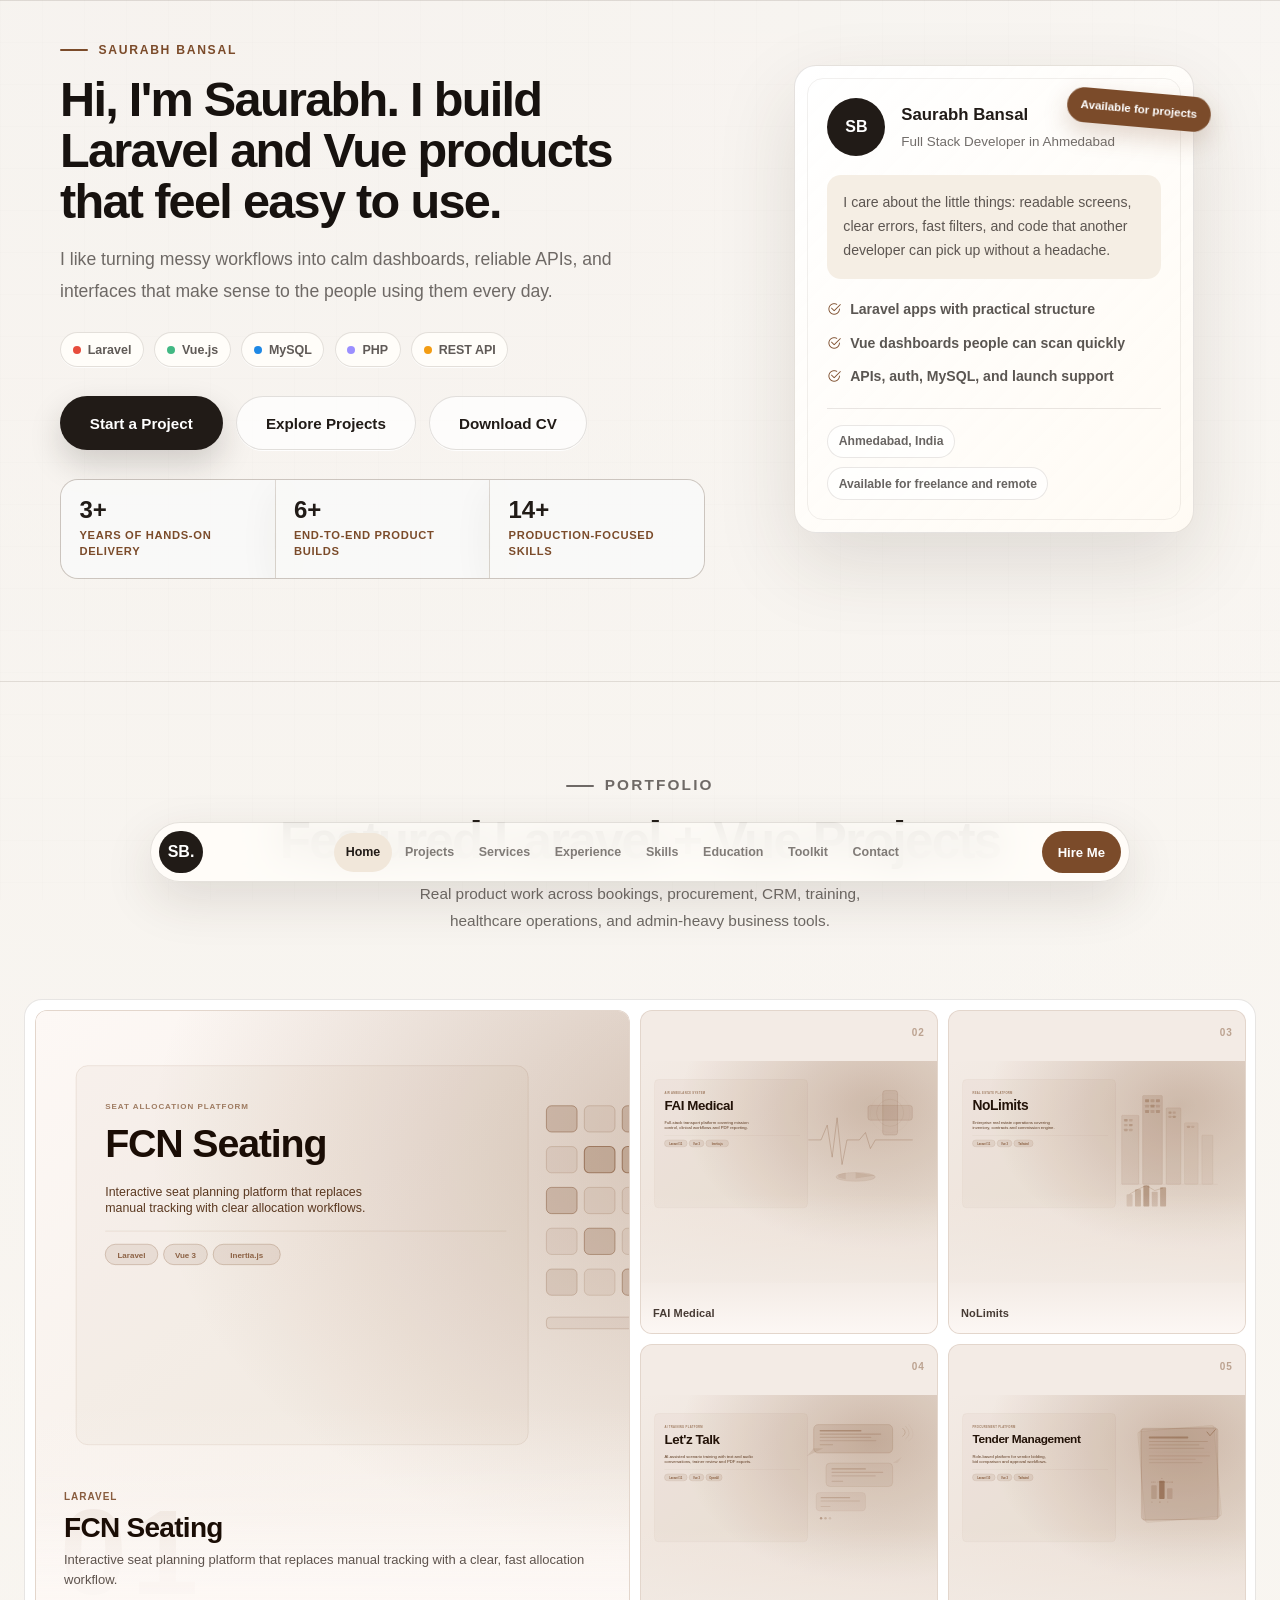
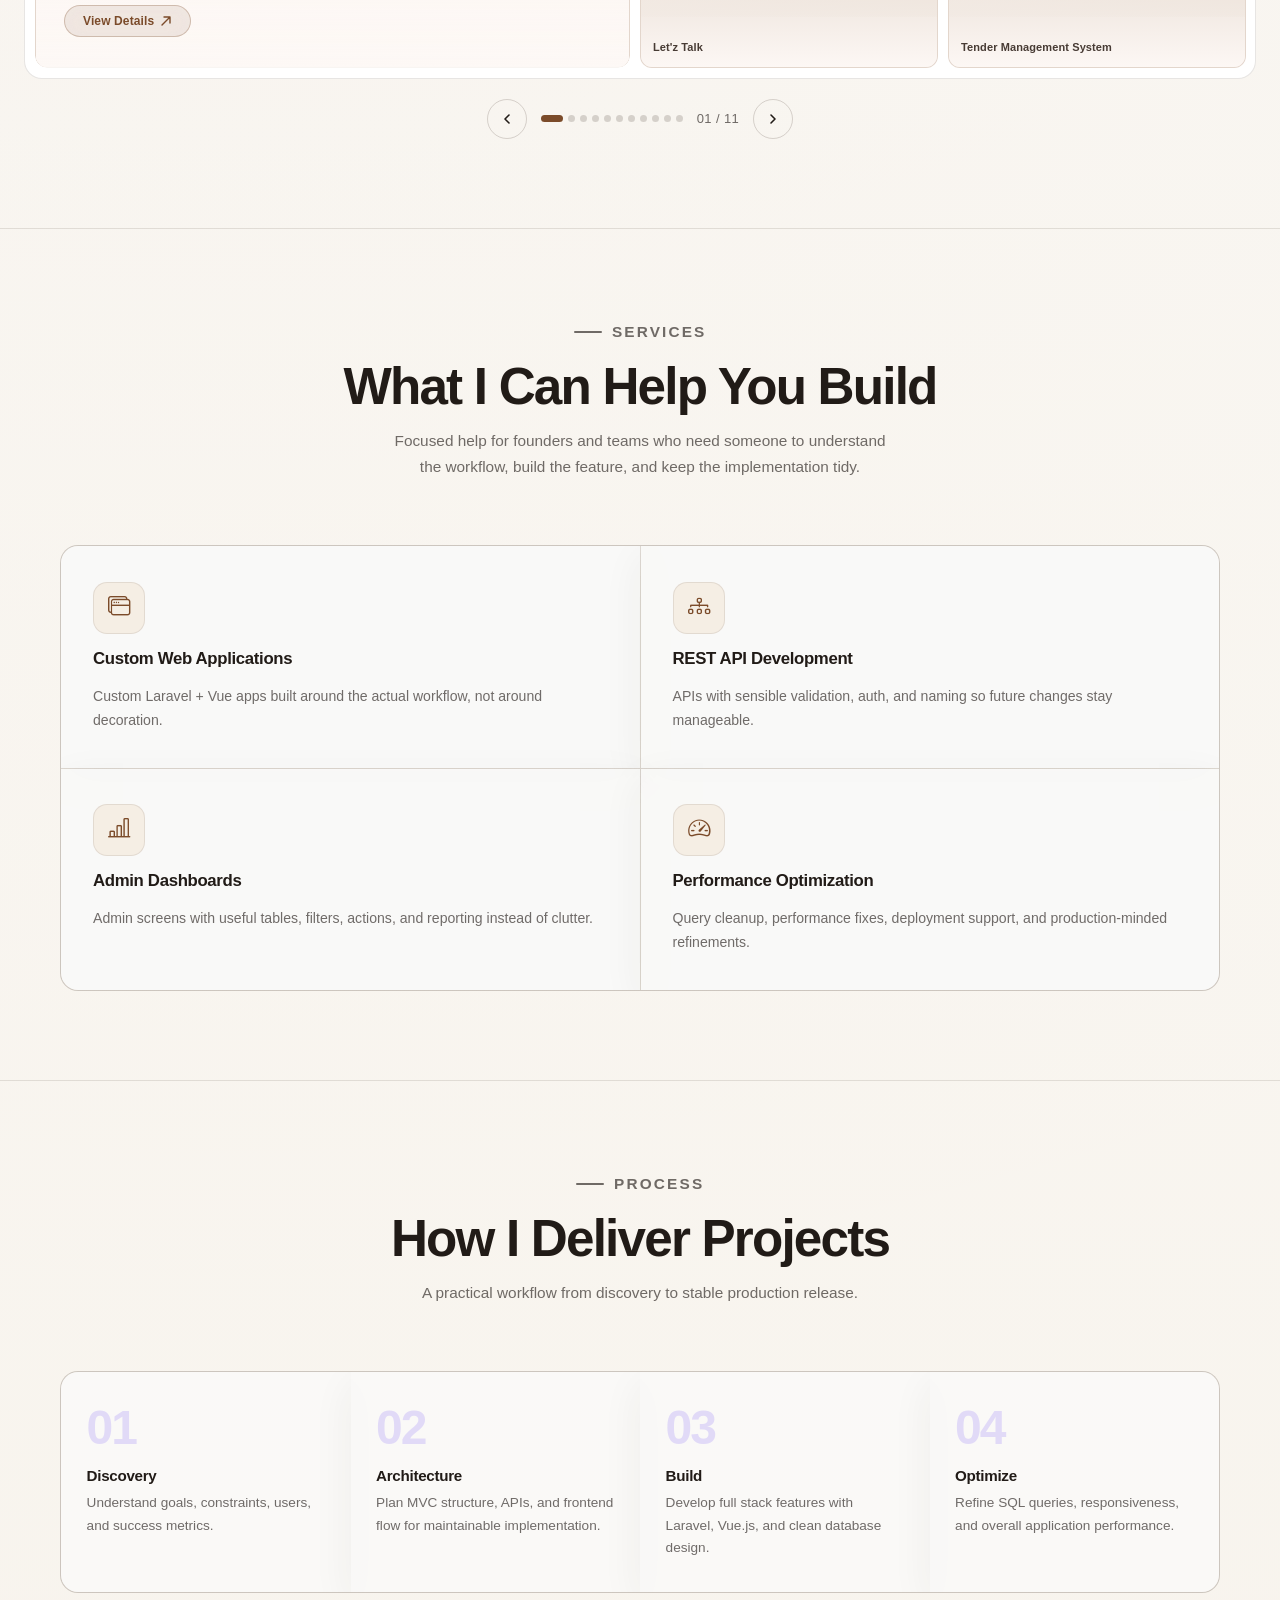
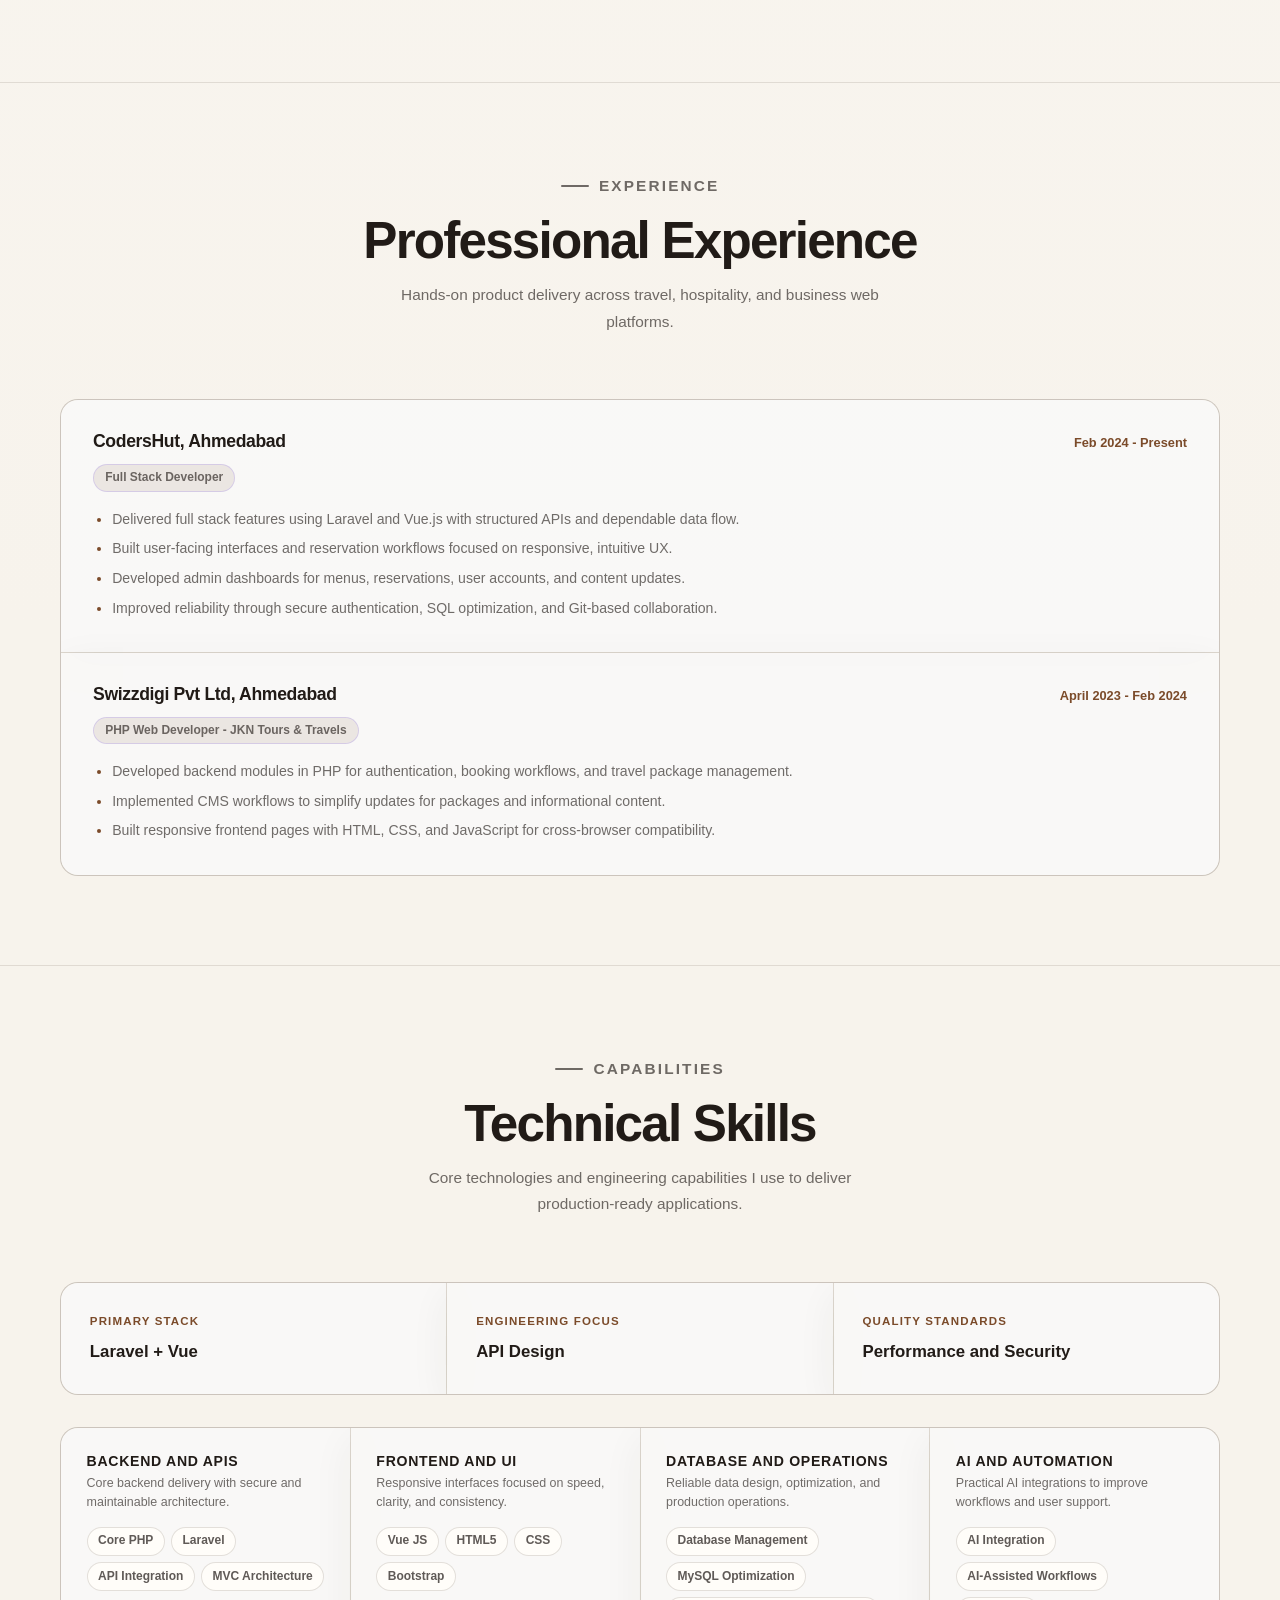
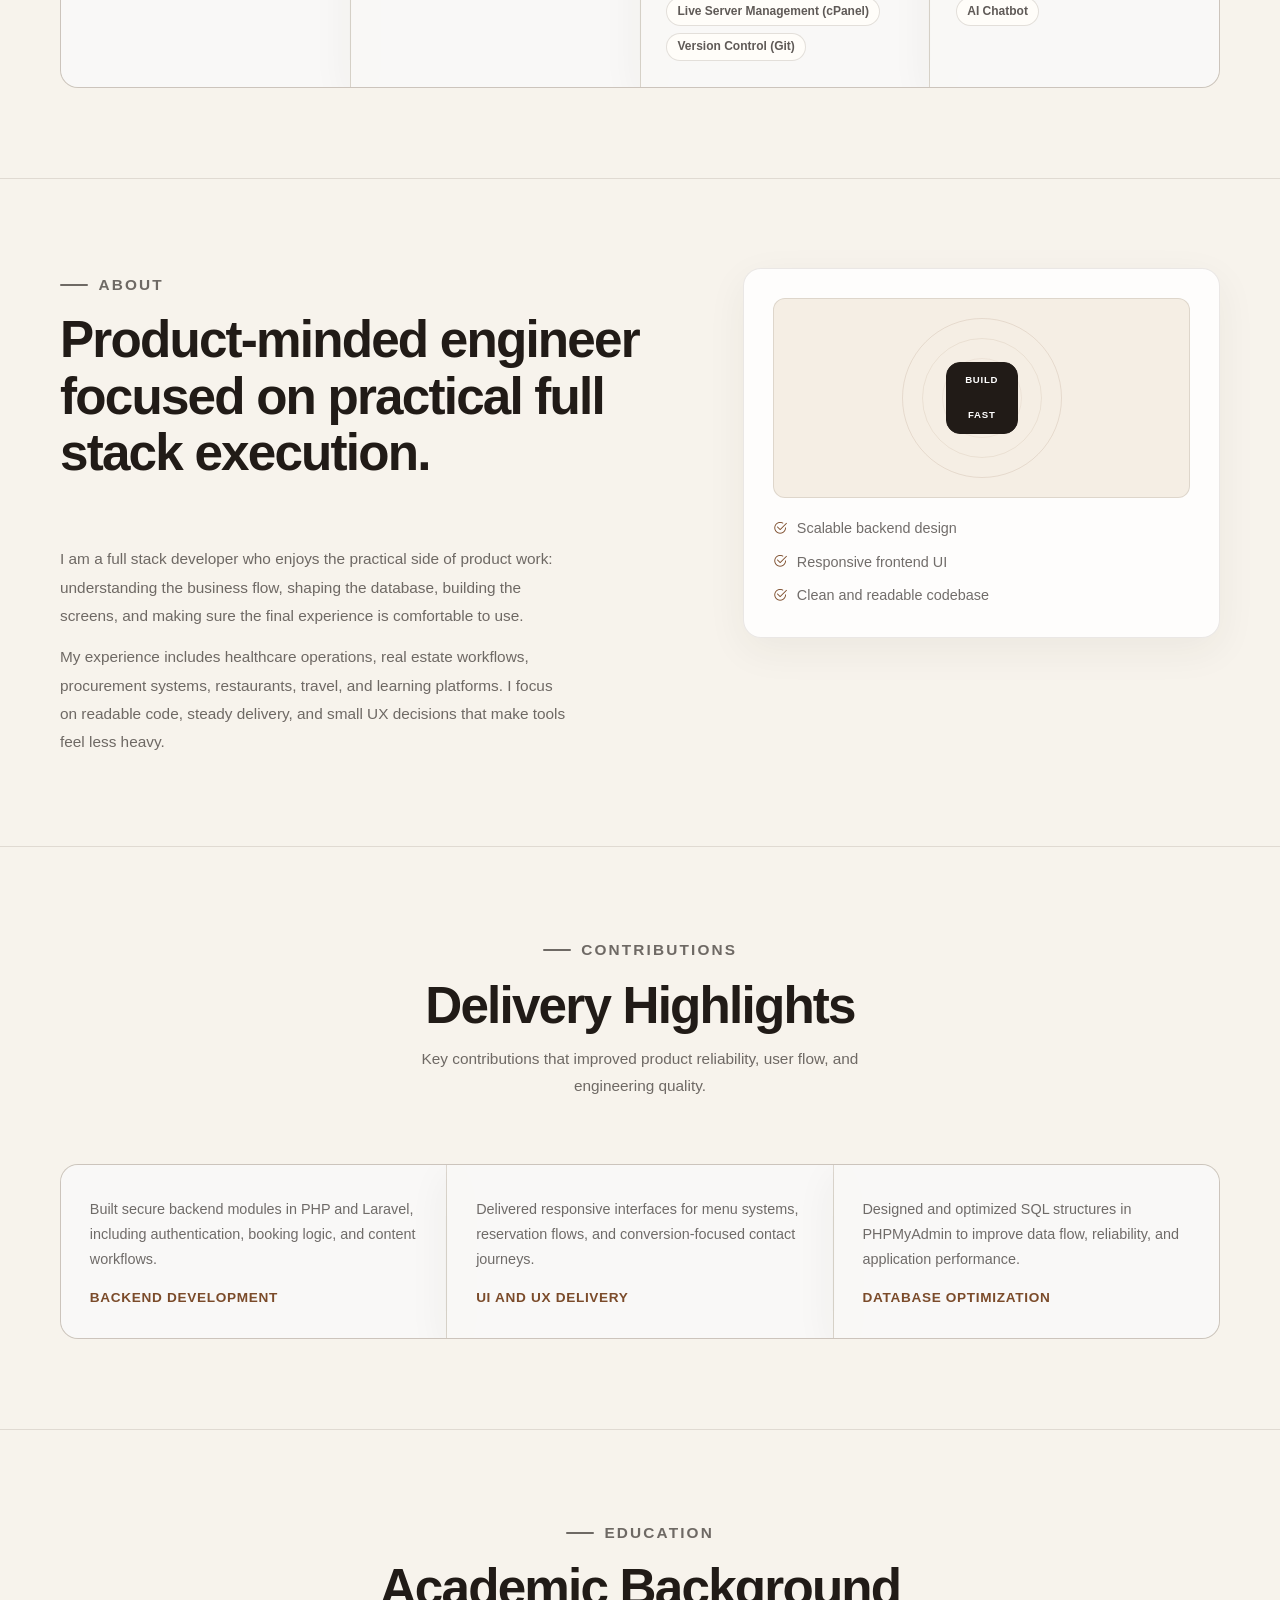
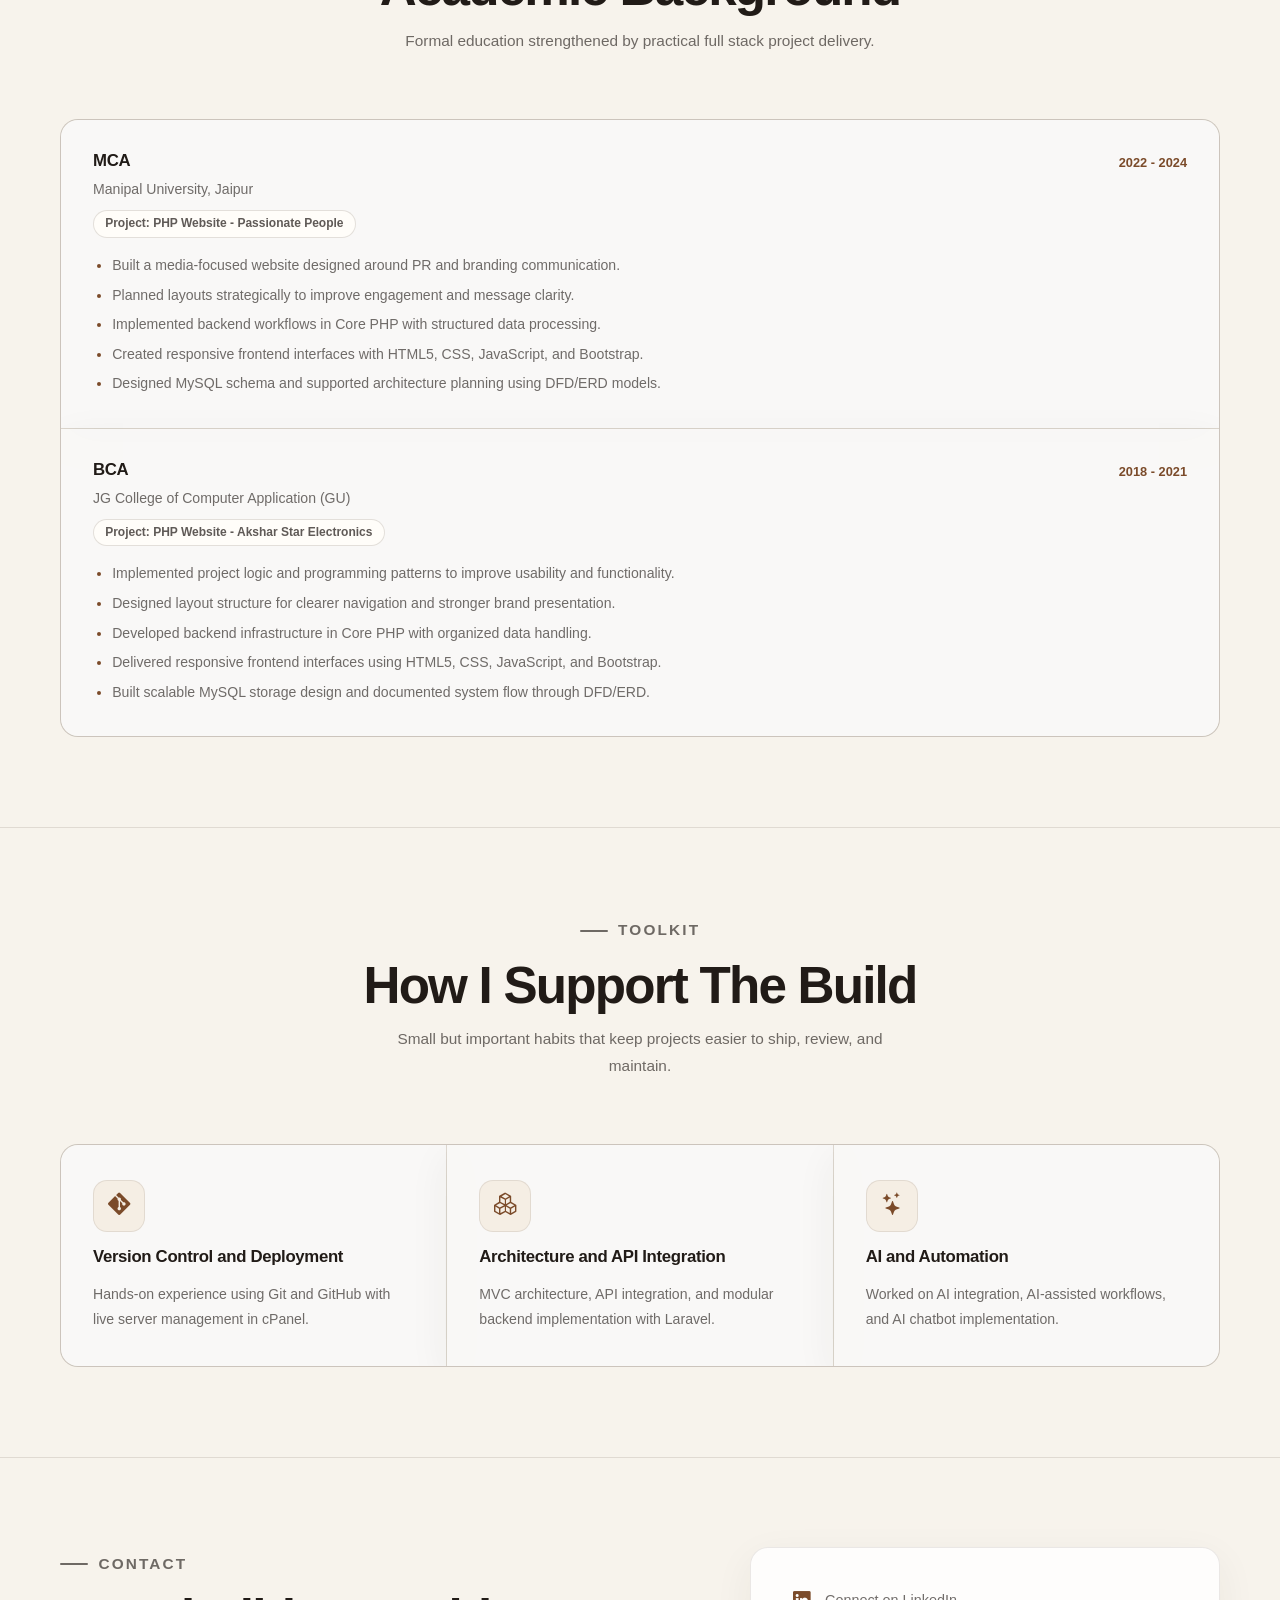
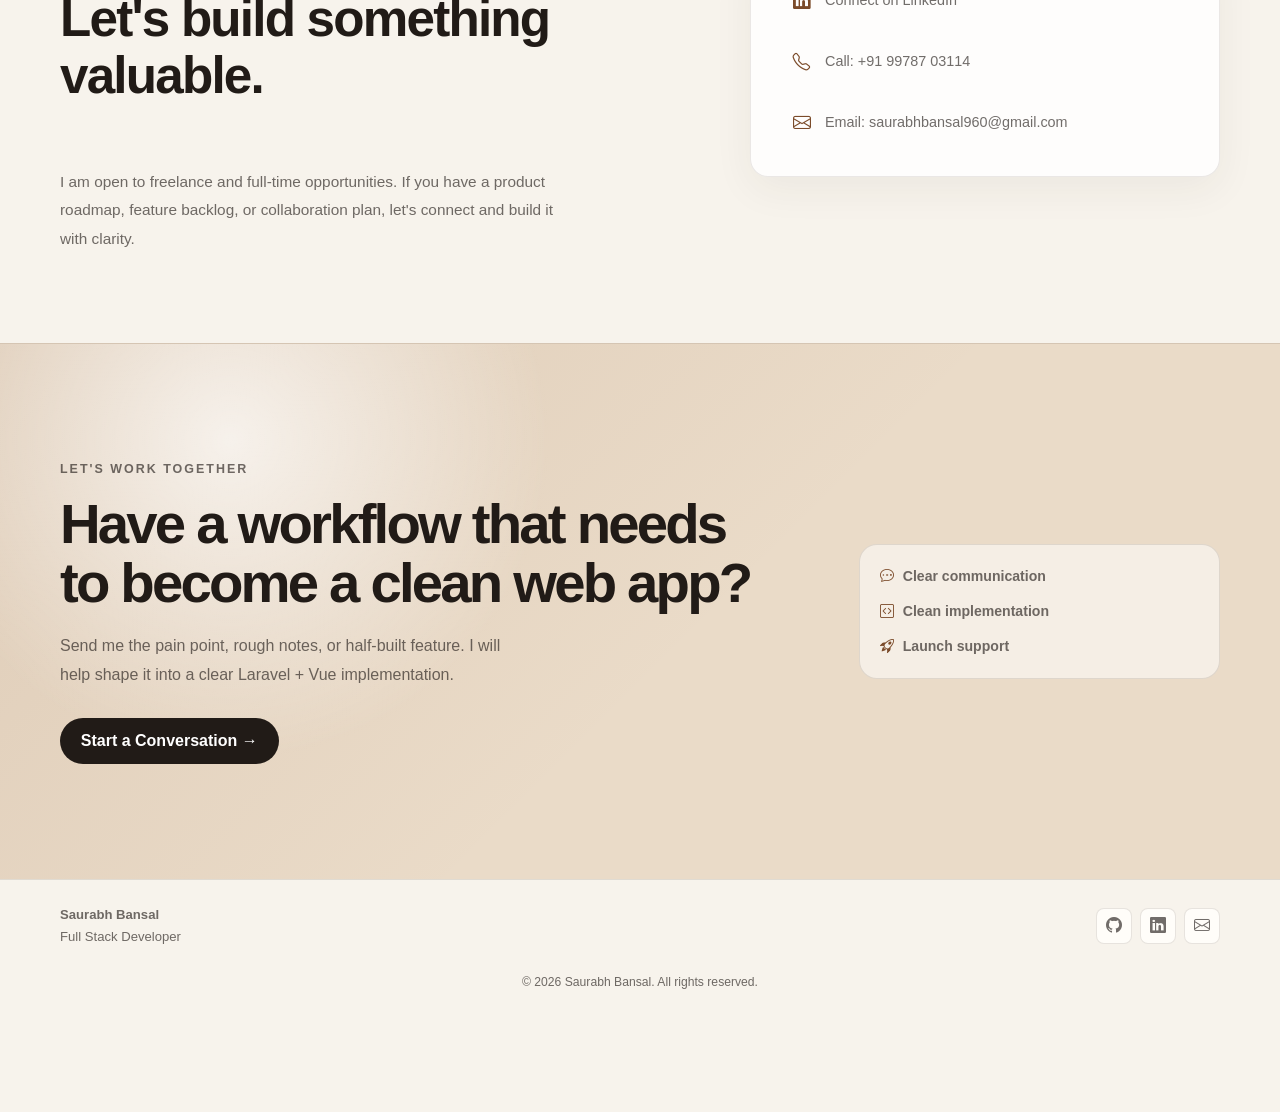
<file: index.html>
<!DOCTYPE html>
<html lang="en">
  <head>
    <meta charset="utf-8" />
    <meta http-equiv="X-UA-Compatible" content="IE=edge" />
    <title>Saurabh Bansal | Laravel + Vue Full Stack Developer</title>
    <meta name="viewport" content="width=device-width, initial-scale=1" />
    <meta
      name="description"
      content="Saurabh Bansal is a Laravel + Vue full stack developer building scalable web applications, secure APIs, responsive dashboards, and performance-focused digital products."
    />
    <meta
      name="keywords"
      content="Saurabh Bansal, Laravel Developer, Vue.js Developer, Full Stack Developer, PHP Developer, MySQL, REST API Development, Admin Dashboard Development, Portfolio"
    />
    <meta name="robots" content="index, follow" />
    <meta name="author" content="Saurabh Bansal" />
    <link rel="canonical" href="https://saurabhbansal999.github.io/portfolio/" />
    <meta property="og:type" content="website" />
    <meta property="og:title" content="Saurabh Bansal | Laravel + Vue Full Stack Developer" />
    <meta
      property="og:description"
      content="Portfolio of Saurabh Bansal featuring Laravel + Vue projects, API architecture, responsive UI delivery, and full stack engineering work."
    />
    <meta property="og:site_name" content="Saurabh Bansal Portfolio" />
    <meta property="og:image" content="assets/images/logo.png" />
    <meta property="og:url" content="https://saurabhbansal999.github.io/portfolio/" />
    <meta name="twitter:card" content="summary_large_image" />
    <meta name="twitter:title" content="Saurabh Bansal | Laravel + Vue Full Stack Developer" />
    <meta
      name="twitter:description"
      content="Explore Laravel + Vue case studies, technical skills, and full stack delivery highlights by Saurabh Bansal."
    />
    <meta name="twitter:image" content="assets/images/logo.png" />
    <link rel="icon" type="image/svg+xml" href="assets/images/favicon.svg" />

    <link
      href="https://cdn.jsdelivr.net/npm/bootstrap-icons@1.13.1/font/bootstrap-icons.min.css"
      rel="stylesheet"
    />
    <link rel="stylesheet" href="assets/css/style.css" />
    <script src="assets/js/app.js" defer></script>

    <script type="application/ld+json">
      {
        "@context": "https://schema.org",
        "@type": "Person",
        "name": "Saurabh Bansal",
        "jobTitle": "Laravel + Vue Full Stack Developer",
        "description": "Full stack developer specializing in Laravel, Vue.js, API integration, MySQL optimization, and responsive web application delivery.",
        "email": "mailto:saurabhbansal960@gmail.com",
        "telephone": "+91 99787 03114",
        "url": "https://saurabhbansal999.github.io/portfolio/",
        "image": "assets/images/logo.png",
        "nationality": "Indian",
        "sameAs": [
          "https://github.com/saurabhbansal999",
          "https://www.linkedin.com/in/saurabh-bansal-b73b09207/"
        ],
        "knowsAbout": [
          "Laravel",
          "Vue.js",
          "Inertia.js",
          "Bootstrap",
          "REST API",
          "MySQL",
          "PHP",
          "Full Stack Development",
          "AI Integration",
          "AI Chatbot"
        ]
      }
    </script>
  </head>

  <body>

    <main>
      <section id="home" class="section hero-section">
        <div class="hero-purple-panel" aria-hidden="true"></div>
        <div class="container hero-grid">
          <div class="hero-content fade-in">
            <p class="hero-highlight eyebrow">Saurabh Bansal</p>
            <h1 class="hero-small">Hi, I'm Saurabh. I build Laravel and Vue products that feel easy to use.</h1>
            <p class="lead">
              I like turning messy workflows into calm dashboards, reliable APIs,
              and interfaces that make sense to the people using them every day.
            </p>
            <div class="hero-pills" aria-label="Core capabilities">
              <span><span class="pill-dot" style="background:#E74C3C"></span>Laravel</span>
              <span><span class="pill-dot" style="background:#42B883"></span>Vue.js</span>
              <span><span class="pill-dot" style="background:#1E88E5"></span>MySQL</span>
              <span><span class="pill-dot" style="background:#9B8FFF"></span>PHP</span>
              <span><span class="pill-dot" style="background:#F39C12"></span>REST API</span>
            </div>
            <div class="hero-actions">
              <a href="#contact" class="btn btn-primary">Start a Project</a>
              <a href="#projects" class="btn btn-secondary">Explore Projects</a>
              <a href="assets/pdf/Saurabh's CV.pdf" download class="btn btn-secondary">
                Download CV
              </a>
            </div>
            <div class="hero-stats" aria-label="Experience highlights">
              <article class="stat-card">
                <p class="stat-value">3+</p>
                <p class="stat-label">Years of Hands-On Delivery</p>
              </article>
              <article class="stat-card">
                <p class="stat-value">6+</p>
                <p class="stat-label">End-to-End Product Builds</p>
              </article>
              <article class="stat-card">
                <p class="stat-value">14+</p>
                <p class="stat-label">Production-Focused Skills</p>
              </article>
            </div>
          </div>

          <div class="hero-visual fade-in-delay">
            <aside class="hero-profile-card" aria-label="Saurabh Bansal profile snapshot">
              <div class="profile-topline">
                <span class="profile-avatar">SB</span>
                <div>
                  <p class="profile-name">Saurabh Bansal</p>
                  <p class="profile-role">Full Stack Developer in Ahmedabad</p>
                </div>
              </div>
              <div class="profile-note">
                <p>I care about the little things: readable screens, clear errors, fast filters, and code that another developer can pick up without a headache.</p>
              </div>
              <div class="profile-list">
                <span><i class="bi bi-check2-circle"></i> Laravel apps with practical structure</span>
                <span><i class="bi bi-check2-circle"></i> Vue dashboards people can scan quickly</span>
                <span><i class="bi bi-check2-circle"></i> APIs, auth, MySQL, and launch support</span>
              </div>
              <div class="profile-footer">
                <span>Ahmedabad, India</span>
                <span>Available for freelance and remote</span>
              </div>
            </aside>
          </div>
        </div>
      </section>

      <section id="projects" class="section">
        <div class="container">
          <div class="section-head">
            <p class="eyebrow">Portfolio</p>
            <h2>Featured Laravel + Vue Projects</h2>
            <p>
              Real product work across bookings, procurement, CRM, training,
              healthcare operations, and admin-heavy business tools.
            </p>
          </div>

          <div class="c-grid" id="cGrid"></div>

          <div class="c-nav-row">
            <button class="c-nav-btn" id="cPrevBtn" aria-label="Previous project">
              <svg width="14" height="14" viewBox="0 0 14 14" fill="none" aria-hidden="true">
                <path d="M9 11L5 7l4-4" stroke="currentColor" stroke-width="1.6" stroke-linecap="round" stroke-linejoin="round"/>
              </svg>
            </button>
            <div class="c-pips" id="cPips"></div>
            <span class="c-counter" id="cCounter">01 / 11</span>
            <button class="c-nav-btn" id="cNextBtn" aria-label="Next project">
              <svg width="14" height="14" viewBox="0 0 14 14" fill="none" aria-hidden="true">
                <path d="M5 3l4 4-4 4" stroke="currentColor" stroke-width="1.6" stroke-linecap="round" stroke-linejoin="round"/>
              </svg>
            </button>
          </div>
        </div>
      </section>

      <section id="services" class="section">
        <div class="container">
          <div class="section-head">
            <p class="eyebrow">Services</p>
            <h2>What I Can Help You Build</h2>
            <p>
              Focused help for founders and teams who need someone to understand
              the workflow, build the feature, and keep the implementation tidy.
            </p>
          </div>
          <div class="services-grid">
            <article class="info-card">
              <div class="svc-icon-wrap svc-purple"><i class="bi bi-window-stack"></i></div>
              <h3>Custom Web Applications</h3>
              <p>Custom Laravel + Vue apps built around the actual workflow, not around decoration.</p>
            </article>
            <article class="info-card">
              <div class="svc-icon-wrap svc-orange"><i class="bi bi-diagram-3"></i></div>
              <h3>REST API Development</h3>
              <p>APIs with sensible validation, auth, and naming so future changes stay manageable.</p>
            </article>
            <article class="info-card">
              <div class="svc-icon-wrap svc-green"><i class="bi bi-bar-chart-line"></i></div>
              <h3>Admin Dashboards</h3>
              <p>Admin screens with useful tables, filters, actions, and reporting instead of clutter.</p>
            </article>
            <article class="info-card">
              <div class="svc-icon-wrap svc-purple"><i class="bi bi-speedometer2"></i></div>
              <h3>Performance Optimization</h3>
              <p>Query cleanup, performance fixes, deployment support, and production-minded refinements.</p>
            </article>
          </div>
        </div>
      </section>

      <section id="process" class="section">
        <div class="container">
          <div class="section-head">
            <p class="eyebrow">Process</p>
            <h2>How I Deliver Projects</h2>
            <p>A practical workflow from discovery to stable production release.</p>
          </div>
          <div class="process-grid">
            <article class="process-step"><span>01</span><h3>Discovery</h3><p>Understand goals, constraints, users, and success metrics.</p></article>
            <article class="process-step"><span>02</span><h3>Architecture</h3><p>Plan MVC structure, APIs, and frontend flow for maintainable implementation.</p></article>
            <article class="process-step"><span>03</span><h3>Build</h3><p>Develop full stack features with Laravel, Vue.js, and clean database design.</p></article>
            <article class="process-step"><span>04</span><h3>Optimize</h3><p>Refine SQL queries, responsiveness, and overall application performance.</p></article>
          </div>
        </div>
      </section>

      <section id="experience" class="section">
        <div class="container">
          <div class="section-head">
            <p class="eyebrow">Experience</p>
            <h2>Professional Experience</h2>
            <p>Hands-on product delivery across travel, hospitality, and business web platforms.</p>
          </div>
          <div class="timeline">
            <article class="timeline-item">
              <div class="timeline-top">
                <h3>CodersHut, Ahmedabad</h3>
                <p class="timeline-meta">Feb 2024 - Present</p>
              </div>
              <p class="timeline-role">Full Stack Developer</p>
              <ul class="detail-list">
                <li>Delivered full stack features using Laravel and Vue.js with structured APIs and dependable data flow.</li>
                <li>Built user-facing interfaces and reservation workflows focused on responsive, intuitive UX.</li>
                <li>Developed admin dashboards for menus, reservations, user accounts, and content updates.</li>
                <li>Improved reliability through secure authentication, SQL optimization, and Git-based collaboration.</li>
              </ul>
            </article>
            <article class="timeline-item">
              <div class="timeline-top">
                <h3>Swizzdigi Pvt Ltd, Ahmedabad</h3>
                <p class="timeline-meta">April 2023 - Feb 2024</p>
              </div>
              <p class="timeline-role">PHP Web Developer - JKN Tours & Travels</p>
              <ul class="detail-list">
                <li>Developed backend modules in PHP for authentication, booking workflows, and travel package management.</li>
                <li>Implemented CMS workflows to simplify updates for packages and informational content.</li>
                <li>Built responsive frontend pages with HTML, CSS, and JavaScript for cross-browser compatibility.</li>
              </ul>
            </article>
          </div>
        </div>
      </section>

      <section id="skills" class="section">
        <div class="container">
          <div class="section-head">
            <p class="eyebrow">Capabilities</p>
            <h2>Technical Skills</h2>
            <p>
              Core technologies and engineering capabilities I use to deliver production-ready applications.
            </p>
          </div>

          <div class="skills-summary">
            <div class="metric-card">
              <p class="metric-label">Primary Stack</p>
              <p class="metric-value">Laravel + Vue</p>
            </div>
            <div class="metric-card">
              <p class="metric-label">Engineering Focus</p>
              <p class="metric-value">API Design</p>
            </div>
            <div class="metric-card">
              <p class="metric-label">Quality Standards</p>
              <p class="metric-value">Performance and Security</p>
            </div>
          </div>

          <div class="skills-grid">
            <article class="skill-cluster">
              <h3>Backend and APIs</h3>
              <p class="skill-note">Core backend delivery with secure and maintainable architecture.</p>
              <ul class="skill-list">
                <li><span>Core PHP</span></li>
                <li><span>Laravel</span></li>
                <li><span>API Integration</span></li>
                <li><span>MVC Architecture</span></li>
              </ul>
            </article>
            <article class="skill-cluster">
              <h3>Frontend and UI</h3>
              <p class="skill-note">Responsive interfaces focused on speed, clarity, and consistency.</p>
              <ul class="skill-list">
                <li><span>Vue JS</span></li>
                <li><span>HTML5</span></li>
                <li><span>CSS</span></li>
                <li><span>Bootstrap</span></li>
              </ul>
            </article>
            <article class="skill-cluster">
              <h3>Database and Operations</h3>
              <p class="skill-note">Reliable data design, optimization, and production operations.</p>
              <ul class="skill-list">
                <li><span>Database Management</span></li>
                <li><span>MySQL Optimization</span></li>
                <li><span>Live Server Management (cPanel)</span></li>
                <li><span>Version Control (Git)</span></li>
              </ul>
            </article>
            <article class="skill-cluster">
              <h3>AI and Automation</h3>
              <p class="skill-note">Practical AI integrations to improve workflows and user support.</p>
              <ul class="skill-list">
                <li><span>AI Integration</span></li>
                <li><span>AI-Assisted Workflows</span></li>
                <li><span>AI Chatbot</span></li>
              </ul>
            </article>
          </div>
        </div>
      </section>

      <section id="about" class="section">
        <div class="container about-grid">
          <div>
            <div class="section-head left">
              <p class="eyebrow">About</p>
              <h2>Product-minded engineer focused on practical full stack execution.</h2>
            </div>
            <p class="about-text">
              I am a full stack developer who enjoys the practical side of product work:
              understanding the business flow, shaping the database, building the screens,
              and making sure the final experience is comfortable to use.
            </p>
            <p class="about-text">
              My experience includes healthcare operations, real estate workflows,
              procurement systems, restaurants, travel, and learning platforms. I focus on
              readable code, steady delivery, and small UX decisions that make tools feel less heavy.
            </p>
          </div>

          <aside class="about-panel">
            <div class="about-crazy" aria-hidden="true">
              <span class="orbit orbit-a"></span>
              <span class="orbit orbit-b"></span>
              <span class="orbit orbit-c"></span>
              <div class="core-chip">
                <span>BUILD</span>
                <span>FAST</span>
              </div>
            </div>
            <ul>
              <li><i class="bi bi-check2-circle"></i> Scalable backend design</li>
              <li><i class="bi bi-check2-circle"></i> Responsive frontend UI</li>
              <li><i class="bi bi-check2-circle"></i> Clean and readable codebase</li>
            </ul>
          </aside>
        </div>
      </section>

      <section id="testimonials" class="section">
        <div class="container">
          <div class="section-head">
            <p class="eyebrow">Contributions</p>
            <h2>Delivery Highlights</h2>
            <p>Key contributions that improved product reliability, user flow, and engineering quality.</p>
          </div>
          <div class="testimonial-grid">
            <article class="testimonial-card">
              <p>Built secure backend modules in PHP and Laravel, including authentication, booking logic, and content workflows.</p>
              <h3>Backend Development</h3>
            </article>
            <article class="testimonial-card">
              <p>Delivered responsive interfaces for menu systems, reservation flows, and conversion-focused contact journeys.</p>
              <h3>UI and UX Delivery</h3>
            </article>
            <article class="testimonial-card">
              <p>Designed and optimized SQL structures in PHPMyAdmin to improve data flow, reliability, and application performance.</p>
              <h3>Database Optimization</h3>
            </article>
          </div>
        </div>
      </section>

      <section id="education" class="section">
        <div class="container">
          <div class="section-head">
            <p class="eyebrow">Education</p>
            <h2>Academic Background</h2>
            <p>Formal education strengthened by practical full stack project delivery.</p>
          </div>
          <div class="cert-grid">
            <article class="edu-card">
              <div class="edu-top">
                <h3>MCA</h3>
                <p class="edu-meta">2022 - 2024</p>
              </div>
              <p class="edu-org">Manipal University, Jaipur</p>
              <p class="timeline-role edu-role">Project: PHP Website - Passionate People</p>
              <ul class="detail-list">
                <li>Built a media-focused website designed around PR and branding communication.</li>
                <li>Planned layouts strategically to improve engagement and message clarity.</li>
                <li>Implemented backend workflows in Core PHP with structured data processing.</li>
                <li>Created responsive frontend interfaces with HTML5, CSS, JavaScript, and Bootstrap.</li>
                <li>Designed MySQL schema and supported architecture planning using DFD/ERD models.</li>
              </ul>
            </article>
            <article class="edu-card">
              <div class="edu-top">
                <h3>BCA</h3>
                <p class="edu-meta">2018 - 2021</p>
              </div>
              <p class="edu-org">JG College of Computer Application (GU)</p>
              <p class="timeline-role edu-role">Project: PHP Website - Akshar Star Electronics</p>
              <ul class="detail-list">
                <li>Implemented project logic and programming patterns to improve usability and functionality.</li>
                <li>Designed layout structure for clearer navigation and stronger brand presentation.</li>
                <li>Developed backend infrastructure in Core PHP with organized data handling.</li>
                <li>Delivered responsive frontend interfaces using HTML5, CSS, JavaScript, and Bootstrap.</li>
                <li>Built scalable MySQL storage design and documented system flow through DFD/ERD.</li>
              </ul>
            </article>
          </div>
        </div>
      </section>

      <section id="blog" class="section">
        <div class="container">
          <div class="section-head">
            <p class="eyebrow">Toolkit</p>
            <h2>How I Support The Build</h2>
            <p>Small but important habits that keep projects easier to ship, review, and maintain.</p>
          </div>
          <div class="blog-grid">
            <article class="info-card">
              <div class="svc-icon-wrap svc-green"><i class="bi bi-git"></i></div>
              <h3>Version Control and Deployment</h3>
              <p>Hands-on experience using Git and GitHub with live server management in cPanel.</p>
            </article>
            <article class="info-card">
              <div class="svc-icon-wrap svc-purple"><i class="bi bi-boxes"></i></div>
              <h3>Architecture and API Integration</h3>
              <p>MVC architecture, API integration, and modular backend implementation with Laravel.</p>
            </article>
            <article class="info-card">
              <div class="svc-icon-wrap svc-orange"><i class="bi bi-stars"></i></div>
              <h3>AI and Automation</h3>
              <p>Worked on AI integration, AI-assisted workflows, and AI chatbot implementation.</p>
            </article>
          </div>
        </div>
      </section>

      <section id="contact" class="section">
        <div class="container contact-grid">
          <div>
            <div class="section-head left">
              <p class="eyebrow">Contact</p>
              <h2>Let's build something valuable.</h2>
            </div>
            <p class="about-text">
              I am open to freelance and full-time opportunities.
              If you have a product roadmap, feature backlog, or collaboration plan,
              let's connect and build it with clarity.
            </p>
          </div>

          <div class="contact-card">
            <a
              href="https://www.linkedin.com/in/saurabh-bansal-b73b09207"
              target="_blank"
              rel="noopener noreferrer"
            >
              <i class="bi bi-linkedin"></i>
              <span>Connect on LinkedIn</span>
            </a>
            <a href="tel:+919978703114">
              <i class="bi bi-telephone"></i>
              <span>Call: +91 99787 03114</span>
            </a>
            <a href="mailto:saurabhbansal960@gmail.com">
              <i class="bi bi-envelope"></i>
              <span>Email: saurabhbansal960@gmail.com</span>
            </a>
          </div>
        </div>
      </section>
    </main>

    <!-- Purple CTA section -->
    <section class="purple-cta-section">
      <div class="purple-cta-panel" aria-hidden="true"></div>
      <div class="container purple-cta-inner">
        <div class="purple-cta-text">
          <p class="purple-cta-eyebrow">Let's Work Together</p>
          <h2 class="purple-cta-title">Have a workflow that needs to become a clean web app?</h2>
          <p class="purple-cta-desc">
            Send me the pain point, rough notes, or half-built feature. I will help shape it into a clear Laravel + Vue implementation.
          </p>
          <a href="#contact" class="purple-cta-btn">Start a Conversation →</a>
        </div>
        <div class="cta-checklist" aria-label="Collaboration highlights">
          <span><i class="bi bi-chat-dots"></i> Clear communication</span>
          <span><i class="bi bi-code-square"></i> Clean implementation</span>
          <span><i class="bi bi-rocket-takeoff"></i> Launch support</span>
        </div>
      </div>
    </section>

    <footer class="site-footer">
      <div class="container footer-inner">
        <div>
          <p class="footer-brand">Saurabh Bansal</p>
          <p>Full Stack Developer</p>
        </div>
        <div class="footer-links">
          <a href="https://github.com/saurabhbansal999" target="_blank" rel="noopener noreferrer">
            <i class="bi bi-github"></i>
          </a>
          <a
            href="https://www.linkedin.com/in/saurabh-bansal-b73b09207"
            target="_blank"
            rel="noopener noreferrer"
          >
            <i class="bi bi-linkedin"></i>
          </a>
          <a href="mailto:saurabhbansal960@gmail.com">
            <i class="bi bi-envelope"></i>
          </a>
        </div>
      </div>
      <p class="copyright">&copy; 2026 Saurabh Bansal. All rights reserved.</p>
    </footer>
    <!-- ── FLOATING BOTTOM PILL NAV ── -->
    <nav class="pill-nav" aria-label="Primary navigation">
      <a href="#home" class="pill-brand">SB.</a>
      <span class="pill-divider" aria-hidden="true"></span>
      <div id="navMenu" class="main-nav">
        <a href="#home">Home</a>
        <a href="#projects">Projects</a>
        <a href="#services">Services</a>
        <a href="#experience">Experience</a>
        <a href="#skills">Skills</a>
        <a href="#education">Education</a>
        <a href="#blog">Toolkit</a>
        <a href="#contact">Contact</a>
      </div>
      <span class="pill-divider" aria-hidden="true"></span>
      <div class="pill-controls">
        <button
          class="menu-toggle cursor-pointer"
          id="menuToggle"
          aria-label="Toggle navigation"
          aria-expanded="false"
          aria-controls="navMenu"
        >
          <span></span>
          <span></span>
          <span></span>
        </button>
        <a href="#contact" class="pill-hire-btn">Hire Me</a>
      </div>
    </nav>
  </body>
</html>
</file>
<file: assets/css/style.css>
/* ── FONTS ── */
@font-face {
    font-family: 'Fira Code';
    src: url('../fonts/static/FiraCode-Regular.ttf') format('truetype');
    font-weight: 400;
    font-style: normal;
    font-display: swap;
}

@font-face {
    font-family: 'Fira Code';
    src: url('../fonts/static/FiraCode-Medium.ttf') format('truetype');
    font-weight: 500;
    font-style: normal;
    font-display: swap;
}

/* ── TOKENS ── */
:root {
    --bg: #09090F;
    --bg-2: #111118;
    --bg-3: #1A1A26;
    --text: #F4F4F8;
    --muted: rgba(244, 244, 248, 0.48);
    --muted-2: rgba(244, 244, 248, 0.28);
    --accent: #7C5EF5;
    --accent-dark: #5B3DD4;
    --accent-soft: rgba(124, 94, 245, 0.14);
    --accent-glow: rgba(124, 94, 245, 0.35);
    --border: rgba(255, 255, 255, 0.07);
    --border-2: rgba(255, 255, 255, 0.12);
    --radius-sm: 10px;
    --radius: 16px;
    --radius-lg: 24px;
    --max-w: 1160px;
    --sec-pad: clamp(5rem, 10vw, 8rem);
    --nav-h: 72px;
}

/* ── RESET ── */
*,
*::before,
*::after {
    box-sizing: border-box;
    margin: 0;
    padding: 0;
}

html {
    font-size: 16px;
    scroll-behavior: smooth;
    scroll-padding-top: 0;
    overflow-x: hidden;
}

body {
    font-family: "Segoe UI", "Inter", "Helvetica Neue", Arial, sans-serif;
    background: var(--bg);
    color: var(--text);
    line-height: 1.65;
    overflow-x: hidden;
    -webkit-font-smoothing: antialiased;
    padding-bottom: 5.5rem;
}

a {
    color: inherit;
    text-decoration: none;
}

ul {
    list-style: none;
    padding: 0;
    margin: 0;
}

img {
    display: block;
    max-width: 100%;
}

h1,
h2,
h3,
h4 {
    line-height: 1.1;
    letter-spacing: -0.02em;
}

.cursor-pointer {
    cursor: pointer;
}

.container {
    width: min(100% - 3rem, var(--max-w));
    margin-inline: auto;
}

/* ════════════════════════════════════════════════════
   TOP NAVIGATION
   ════════════════════════════════════════════════════ */
.site-header {
    position: fixed;
    top: 0;
    left: 0;
    right: 0;
    z-index: 900;
    height: var(--nav-h);
    display: flex;
    align-items: center;
    background: rgba(9, 9, 15, 0.82);
    backdrop-filter: blur(18px);
    -webkit-backdrop-filter: blur(18px);
    border-bottom: 1px solid var(--border);
    transition: background 0.3s;
}

.header-inner {
    display: flex;
    align-items: center;
    justify-content: space-between;
    gap: 2rem;
}

.brand {
    font-size: 1.25rem;
    font-weight: 900;
    letter-spacing: -0.04em;
    color: var(--text);
    flex-shrink: 0;
}

.brand span {
    color: var(--accent);
}

.top-nav {
    display: flex;
    align-items: center;
    gap: 0.25rem;
}

.top-nav a {
    font-size: 0.88rem;
    font-weight: 500;
    color: var(--muted);
    padding: 0.45rem 0.85rem;
    border-radius: var(--radius-sm);
    transition: color 0.2s, background 0.2s;
}

.top-nav a:hover,
.top-nav a.active {
    color: var(--text);
    background: var(--bg-3);
}

.nav-actions {
    display: flex;
    align-items: center;
    gap: 0.75rem;
    flex-shrink: 0;
}

.nav-cta {
    display: inline-flex;
    align-items: center;
    gap: 0.4rem;
    background: var(--accent);
    color: #fff;
    border: none;
    border-radius: 100px;
    padding: 0.55rem 1.3rem;
    font-size: 0.88rem;
    font-weight: 700;
    cursor: pointer;
    transition: background 0.2s, transform 0.2s;
    white-space: nowrap;
}

.nav-cta:hover {
    background: var(--accent-dark);
    transform: translateY(-1px);
}

.hamburger {
    display: none;
    width: 36px;
    height: 36px;
    border: 1px solid var(--border-2);
    border-radius: var(--radius-sm);
    background: var(--bg-3);
    align-items: center;
    justify-content: center;
    flex-direction: column;
    gap: 4px;
    cursor: pointer;
    padding: 0;
}

.hamburger span {
    display: block;
    width: 16px;
    height: 1.5px;
    background: var(--text);
    border-radius: 2px;
    transition: transform 0.22s, opacity 0.22s;
}

.hamburger.active span:nth-child(1) {
    transform: translateY(5.5px) rotate(45deg);
}

.hamburger.active span:nth-child(2) {
    opacity: 0;
}

.hamburger.active span:nth-child(3) {
    transform: translateY(-5.5px) rotate(-45deg);
}

/* Mobile nav overlay */
.mobile-nav {
    display: none;
    position: fixed;
    inset: 0;
    top: var(--nav-h);
    background: rgba(9, 9, 15, 0.98);
    backdrop-filter: blur(20px);
    z-index: 899;
    flex-direction: column;
    align-items: center;
    justify-content: center;
    gap: 0.5rem;
}

.mobile-nav.active {
    display: flex;
}

.mobile-nav a {
    font-size: 1.8rem;
    font-weight: 800;
    color: var(--muted);
    padding: 0.5rem 1.5rem;
    letter-spacing: -0.02em;
    transition: color 0.2s;
}

.mobile-nav a:hover,
.mobile-nav a.active {
    color: var(--text);
}

/* ════════════════════════════════════════════════════
   HERO
   ════════════════════════════════════════════════════ */
.hero-section {
    min-height: 100vh;
    display: flex;
    flex-direction: column;
    justify-content: center;
    padding-top: 0;
    position: relative;
    overflow: hidden;
}

/* Subtle background glow */
.hero-section::before {
    content: '';
    position: absolute;
    width: 60vw;
    height: 60vw;
    max-width: 800px;
    max-height: 800px;
    border-radius: 50%;
    background: radial-gradient(circle, rgba(124, 94, 245, 0.12) 0%, transparent 70%);
    top: 10%;
    right: -10%;
    pointer-events: none;
}

.hero-section::after {
    content: '';
    position: absolute;
    width: 40vw;
    height: 40vw;
    max-width: 500px;
    max-height: 500px;
    border-radius: 50%;
    background: radial-gradient(circle, rgba(124, 94, 245, 0.07) 0%, transparent 70%);
    bottom: 10%;
    left: -5%;
    pointer-events: none;
}

.hero-inner {
    position: relative;
    z-index: 1;
    padding-block: clamp(3rem, 6vw, 5rem);
}

.hero-label {
    display: inline-flex;
    align-items: center;
    gap: 0.75rem;
    font-size: 0.85rem;
    font-weight: 600;
    color: var(--accent);
    text-transform: uppercase;
    letter-spacing: 0.15em;
    margin-bottom: 1.5rem;
}

.hero-label::before {
    content: '';
    display: block;
    width: 32px;
    height: 2px;
    background: var(--accent);
}

.hero-title {
    font-size: clamp(3.8rem, 10vw, 9rem);
    font-weight: 900;
    line-height: 0.95;
    letter-spacing: -0.04em;
    color: var(--text);
    margin-bottom: 2rem;
}

.hero-title .dim {
    color: var(--muted-2);
}

.hero-title .accent-word {
    color: var(--accent);
}

.hero-desc {
    font-size: clamp(1rem, 1.5vw, 1.15rem);
    color: var(--muted);
    line-height: 1.78;
    max-width: 52ch;
    margin-bottom: 2.5rem;
}

.hero-actions {
    display: flex;
    flex-wrap: wrap;
    gap: 1rem;
    margin-bottom: 3.5rem;
}

/* Hero stats row */
.hero-stats-row {
    display: flex;
    gap: 3rem;
    flex-wrap: wrap;
    padding-top: 2.5rem;
    border-top: 1px solid var(--border);
}

.hero-stat {
    display: flex;
    flex-direction: column;
    gap: 0.2rem;
}

.stat-num {
    font-size: clamp(1.6rem, 3vw, 2.2rem);
    font-weight: 900;
    color: var(--text);
    letter-spacing: -0.04em;
    line-height: 1;
}

.stat-txt {
    font-size: 0.78rem;
    color: var(--muted);
    font-weight: 500;
    text-transform: uppercase;
    letter-spacing: 0.08em;
}

/* Scroll hint */
.hero-scroll {
    position: absolute;
    bottom: 2rem;
    left: 50%;
    transform: translateX(-50%);
    display: flex;
    flex-direction: column;
    align-items: center;
    gap: 0.4rem;
    color: var(--muted-2);
    font-size: 0.72rem;
    font-weight: 600;
    text-transform: uppercase;
    letter-spacing: 0.12em;
    z-index: 1;
}

.hero-scroll-line {
    width: 1px;
    height: 40px;
    background: linear-gradient(to bottom, var(--accent), transparent);
    animation: scrollPulse 2s ease-in-out infinite;
}

@keyframes scrollPulse {

    0%,
    100% {
        opacity: 0.4;
        transform: scaleY(1);
    }

    50% {
        opacity: 1;
        transform: scaleY(1.2);
    }
}

/* ════════════════════════════════════════════════════
   SECTIONS — common
   ════════════════════════════════════════════════════ */
.section {
    padding-top: 1.25rem;
    padding-bottom: var(--sec-pad);
    border-top: 1px solid var(--border);
}

.section-label {
    display: inline-flex;
    align-items: center;
    gap: 0.75rem;
    font-size: 0.78rem;
    font-weight: 700;
    color: var(--accent);
    text-transform: uppercase;
    letter-spacing: 0.15em;
    margin-bottom: 1.2rem;
}

.section-label::before {
    content: '';
    display: block;
    width: 24px;
    height: 2px;
    background: var(--accent);
}

.section-head {
    margin-bottom: clamp(2.5rem, 5vw, 4rem);
}

.section-head h2 {
    font-size: clamp(2rem, 4vw, 3.2rem);
    font-weight: 900;
    color: var(--text);
    letter-spacing: -0.035em;
    margin-bottom: 0.75rem;
}

.section-head p {
    font-size: clamp(0.9rem, 1.2vw, 1.05rem);
    color: var(--muted);
    line-height: 1.75;
    max-width: 58ch;
}

/* ════════════════════════════════════════════════════
   BUTTONS
   ════════════════════════════════════════════════════ */
.btn {
    display: inline-flex;
    align-items: center;
    gap: 0.5rem;
    border-radius: 100px;
    border: 1px solid transparent;
    padding: 0.85rem 1.8rem;
    font-size: 0.95rem;
    font-weight: 700;
    cursor: pointer;
    transition: transform 0.2s, box-shadow 0.2s, background 0.2s, border-color 0.2s;
    white-space: nowrap;
}

.btn:hover {
    transform: translateY(-2px);
}

.btn-primary {
    background: var(--accent);
    color: #fff;
    box-shadow: 0 8px 28px var(--accent-glow);
}

.btn-primary:hover {
    background: var(--accent-dark);
    box-shadow: 0 14px 40px var(--accent-glow);
}

.btn-outline {
    background: transparent;
    color: var(--text);
    border-color: var(--border-2);
}

.btn-outline:hover {
    background: var(--bg-3);
    border-color: rgba(255, 255, 255, 0.22);
}

.btn-ghost {
    background: var(--bg-3);
    color: var(--text);
    border-color: var(--border);
    padding: 0.55rem 1.1rem;
    font-size: 0.82rem;
}

.btn-ghost:hover {
    background: var(--bg-2);
    border-color: var(--border-2);
}

/* ════════════════════════════════════════════════════
   PROJECT CARDS
   ════════════════════════════════════════════════════ */
.projects-grid {
    display: grid;
    grid-template-columns: repeat(2, 1fr);
    gap: 1.5rem;
}

.project-card {
    background: var(--bg-2);
    border: 1px solid var(--border);
    border-radius: var(--radius-lg);
    overflow: hidden;
    display: flex;
    flex-direction: column;
    transition: border-color 0.3s, transform 0.3s, box-shadow 0.3s;
}

.project-card:hover {
    border-color: rgba(124, 94, 245, 0.35);
    transform: translateY(-4px);
    box-shadow: 0 20px 60px rgba(0, 0, 0, 0.4);
}

.project-media {
    position: relative;
    overflow: hidden;
    aspect-ratio: 16/9;
    background:
        radial-gradient(120% 100% at 0% 0%, color-mix(in srgb, var(--accent-a, #7C5EF5) 30%, #111118) 0%, transparent 55%),
        radial-gradient(120% 100% at 100% 100%, color-mix(in srgb, var(--accent-b, #41D38A) 25%, #111118) 0%, transparent 55%),
        var(--bg-3);
}

.project-media img {
    width: 100%;
    height: 100%;
    object-fit: contain;
    transition: transform 0.4s ease;
}

.project-card:hover .project-media img {
    transform: scale(1.04);
}

.project-media-title {
    position: absolute;
    inset: 0;
    display: flex;
    align-items: center;
    justify-content: center;
    font-size: 1rem;
    font-weight: 800;
    color: var(--muted);
    text-transform: uppercase;
    letter-spacing: 0.1em;
}

.project-media-glow {
    position: absolute;
    width: 200px;
    height: 200px;
    border-radius: 50%;
    filter: blur(40px);
    opacity: 0.25;
    background: radial-gradient(circle, var(--accent-a, var(--accent)), transparent 70%);
    top: -60px;
    right: -40px;
    pointer-events: none;
}

.project-media-grid {
    position: absolute;
    inset: 0;
    background:
        linear-gradient(0deg, rgba(255, 255, 255, 0.03) 1px, transparent 1px) 0 0 / 24px 24px,
        linear-gradient(90deg, rgba(255, 255, 255, 0.03) 1px, transparent 1px) 0 0 / 24px 24px;
    pointer-events: none;
}

.project-body {
    padding: 1.4rem 1.4rem 1.6rem;
    display: flex;
    flex-direction: column;
    gap: 0.8rem;
    flex: 1;
}

.project-stack {
    display: flex;
    flex-wrap: wrap;
    gap: 0.4rem;
}

.project-badge {
    font-size: 0.72rem;
    font-weight: 600;
    color: var(--accent);
    background: var(--accent-soft);
    border: 1px solid rgba(124, 94, 245, 0.2);
    border-radius: 100px;
    padding: 0.2rem 0.6rem;
}

.project-title {
    font-size: 1.1rem;
    font-weight: 800;
    color: var(--text);
}

.project-desc {
    font-size: 0.88rem;
    color: var(--muted);
    line-height: 1.65;
    margin: 0;
}

.project-actions {
    margin-top: auto;
    display: flex;
    gap: 0.5rem;
    flex-wrap: wrap;
}

.project-actions a,
.project-details-btn {
    font-size: 0.8rem;
    font-weight: 600;
    padding: 0.45rem 0.9rem;
    border-radius: 100px;
    border: 1px solid var(--border-2);
    background: var(--bg-3);
    color: var(--text);
    display: inline-flex;
    align-items: center;
    gap: 0.35rem;
    transition: background 0.2s, border-color 0.2s;
}

.project-actions a:hover,
.project-details-btn:hover {
    background: rgba(124, 94, 245, 0.15);
    border-color: rgba(124, 94, 245, 0.35);
    color: #fff;
}

.project-actions a.primary {
    background: var(--accent);
    color: #fff;
    border-color: var(--accent);
}

.project-actions a.primary:hover {
    background: var(--accent-dark);
}

.project-details-btn {
    cursor: pointer;
    width: 100%;
    justify-content: center;
}

.center-wrap {
    text-align: center;
    margin-top: 2.5rem;
}

/* ════════════════════════════════════════════════════
   PROJECT MODAL
   ════════════════════════════════════════════════════ */
body.modal-open {
    overflow: hidden;
}

.project-modal-overlay {
    position: fixed;
    inset: 0;
    z-index: 2100;
    background: rgba(0, 0, 0, 0.75);
    backdrop-filter: blur(8px);
    display: grid;
    place-items: center;
    padding: 1rem;
    opacity: 0;
    pointer-events: none;
    transition: opacity 0.25s;
    overflow-y: auto;
}

.project-modal-overlay.is-open {
    opacity: 1;
    pointer-events: auto;
}

.project-modal {
    width: min(920px, 100%);
    max-height: 90vh;
    overflow: auto;
    scrollbar-width: none;
    -ms-overflow-style: none;
    border-radius: var(--radius-lg);
    border: 1px solid var(--border-2);
    background: var(--bg-2);
    box-shadow: 0 40px 100px rgba(0, 0, 0, 0.6);
    padding: 1.6rem;
    position: relative;
}

.project-modal::-webkit-scrollbar {
    display: none;
}

.project-modal-close {
    position: absolute;
    right: 1rem;
    top: 1rem;
    border: 1px solid var(--border-2);
    background: var(--bg-3);
    color: var(--muted);
    width: 36px;
    height: 36px;
    border-radius: 100px;
    display: inline-flex;
    align-items: center;
    justify-content: center;
    cursor: pointer;
    transition: background 0.2s, color 0.2s;
}

.project-modal-close:hover {
    background: var(--accent-soft);
    color: var(--text);
}

.project-modal-head {
    border-bottom: 1px solid var(--border);
    padding-bottom: 1rem;
    margin-bottom: 1rem;
}

.project-modal-kicker {
    font-size: 0.75rem;
    font-weight: 700;
    text-transform: uppercase;
    letter-spacing: 0.1em;
    color: var(--accent);
    margin: 0;
}

.project-modal-head h3 {
    margin-top: 0.4rem;
    font-size: 1.4rem;
    color: var(--text);
}

.project-modal-desc {
    color: var(--muted);
    line-height: 1.65;
    font-size: 0.9rem;
    margin: 0.4rem 0 0;
}

.project-modal-tags {
    margin-top: 0.75rem;
    display: flex;
    flex-wrap: wrap;
    gap: 0.4rem;
}

.project-modal-tabs {
    display: flex;
    gap: 0.4rem;
    margin-bottom: 1rem;
    flex-wrap: wrap;
}

.project-modal-tab {
    border: 1px solid var(--border-2);
    background: var(--bg-3);
    color: var(--muted);
    padding: 0.42rem 0.85rem;
    border-radius: 100px;
    font-size: 0.8rem;
    font-weight: 600;
    cursor: pointer;
    transition: background 0.2s, color 0.2s;
}

.project-modal-tab.is-active {
    background: var(--accent);
    border-color: var(--accent);
    color: #fff;
}

.project-modal-tab-panel {
    display: none;
}

.project-modal-tab-panel.is-active {
    display: block;
}

.project-modal-grid {
    display: grid;
    grid-template-columns: repeat(2, 1fr);
    gap: 0.9rem;
}

.project-modal-section {
    border: 1px solid var(--border);
    border-radius: var(--radius-sm);
    background: var(--bg-3);
    padding: 0.9rem;
}

.project-modal-section h4 {
    font-size: 0.75rem;
    text-transform: uppercase;
    letter-spacing: 0.08em;
    color: var(--accent);
    margin: 0;
    font-weight: 700;
}

.project-modal-section p {
    margin: 0.5rem 0 0;
    color: var(--muted);
    font-size: 0.87rem;
    line-height: 1.65;
}

.project-modal-section ul {
    margin: 0.5rem 0 0;
    padding-left: 1rem;
    list-style: disc;
}

.project-modal-section li {
    color: var(--muted);
    font-size: 0.87rem;
    line-height: 1.65;
    margin-bottom: 0.25rem;
}

/* ════════════════════════════════════════════════════
   SERVICES
   ════════════════════════════════════════════════════ */
.services-grid {
    display: grid;
    grid-template-columns: repeat(2, 1fr);
    gap: 1px;
    background: var(--border);
    border: 1px solid var(--border);
    border-radius: var(--radius-lg);
    overflow: hidden;
}

.info-card {
    background: var(--bg-2);
    padding: 2.2rem 2rem;
    transition: background 0.25s;
    display: flex;
    flex-direction: column;
    gap: 1rem;
}

.info-card:hover {
    background: var(--bg-3);
}

.info-card h3 {
    font-size: 1.05rem;
    font-weight: 800;
    color: var(--text);
}

.info-card p {
    font-size: 0.88rem;
    color: var(--muted);
    line-height: 1.72;
}

.svc-icon-wrap {
    width: 52px;
    height: 52px;
    border-radius: 14px;
    display: flex;
    align-items: center;
    justify-content: center;
    font-size: 1.4rem;
    flex-shrink: 0;
}

.svc-purple {
    background: linear-gradient(135deg, #7C5EF5, #5234D6);
}

.svc-orange {
    background: linear-gradient(135deg, #FF9A50, #C85800);
}

.svc-green {
    background: linear-gradient(135deg, #41D38A, #1C7D47);
}

/* ════════════════════════════════════════════════════
   PROCESS
   ════════════════════════════════════════════════════ */
.process-grid {
    display: grid;
    grid-template-columns: repeat(4, 1fr);
    gap: 0;
    border: 1px solid var(--border);
    border-radius: var(--radius-lg);
    overflow: hidden;
    background: var(--border);
}

.process-step {
    background: var(--bg-2);
    padding: 2rem 1.6rem;
    position: relative;
    transition: background 0.25s;
}

.process-step:hover {
    background: var(--bg-3);
}

.process-step>span {
    font-size: clamp(2rem, 4vw, 3rem);
    font-weight: 900;
    color: rgba(124, 94, 245, 0.2);
    letter-spacing: -0.04em;
    line-height: 1;
    display: block;
    margin-bottom: 1rem;
}

.process-step h3 {
    font-size: 0.95rem;
    font-weight: 800;
    color: var(--text);
    margin-bottom: 0.5rem;
}

.process-step p {
    font-size: 0.85rem;
    color: var(--muted);
    line-height: 1.65;
}

/* ════════════════════════════════════════════════════
   TIMELINE / EXPERIENCE
   ════════════════════════════════════════════════════ */
.timeline {
    display: grid;
    gap: 1px;
    background: var(--border);
    border: 1px solid var(--border);
    border-radius: var(--radius-lg);
    overflow: hidden;
}

.timeline-item {
    background: var(--bg-2);
    padding: 2rem;
    transition: background 0.25s;
}

.timeline-item:hover {
    background: var(--bg-3);
}

.timeline-top {
    display: flex;
    justify-content: space-between;
    align-items: flex-start;
    gap: 1rem;
    flex-wrap: wrap;
    margin-bottom: 0.6rem;
}

.timeline-top h3 {
    font-size: 1.1rem;
    font-weight: 800;
    color: var(--text);
}

.timeline-meta {
    font-size: 0.8rem;
    color: var(--accent);
    font-weight: 600;
    white-space: nowrap;
}

.timeline-role {
    display: inline-block;
    font-size: 0.75rem;
    font-weight: 700;
    color: var(--accent);
    background: var(--accent-soft);
    border: 1px solid rgba(124, 94, 245, 0.2);
    border-radius: 100px;
    padding: 0.18rem 0.7rem;
    margin-bottom: 1rem;
}

.detail-list {
    padding-left: 1.2rem;
    list-style: disc;
    display: grid;
    gap: 0.4rem;
}

.detail-list li {
    font-size: 0.88rem;
    color: var(--muted);
    line-height: 1.65;
}

.detail-list li::marker {
    color: var(--accent);
}

/* ════════════════════════════════════════════════════
   SKILLS
   ════════════════════════════════════════════════════ */
.skills-summary {
    display: grid;
    grid-template-columns: repeat(3, 1fr);
    gap: 1px;
    background: var(--border);
    border: 1px solid var(--border);
    border-radius: var(--radius-lg);
    overflow: hidden;
    margin-bottom: 2rem;
}

.metric-card {
    background: var(--bg-2);
    padding: 1.8rem;
    transition: background 0.25s;
}

.metric-card:hover {
    background: var(--bg-3);
}

.metric-label {
    font-size: 0.72rem;
    font-weight: 700;
    text-transform: uppercase;
    letter-spacing: 0.1em;
    color: var(--accent);
    margin: 0;
}

.metric-value {
    font-size: 1.05rem;
    font-weight: 800;
    color: var(--text);
    margin: 0.4rem 0 0;
}

.skills-grid {
    display: grid;
    grid-template-columns: repeat(4, 1fr);
    gap: 1px;
    background: var(--border);
    border: 1px solid var(--border);
    border-radius: var(--radius-lg);
    overflow: hidden;
}

.skill-cluster {
    background: var(--bg-2);
    padding: 1.6rem;
    transition: background 0.25s;
}

.skill-cluster:hover {
    background: var(--bg-3);
}

.skill-cluster h3 {
    font-size: 0.88rem;
    font-weight: 800;
    color: var(--text);
    margin-bottom: 0.3rem;
    text-transform: uppercase;
    letter-spacing: 0.05em;
}

.skill-note {
    font-size: 0.78rem;
    color: var(--muted-2);
    line-height: 1.55;
    margin-bottom: 0.9rem;
}

.skill-list {
    display: flex;
    flex-wrap: wrap;
    gap: 0.4rem;
}

.skill-list li {
    display: contents;
}

.skill-list li span {
    display: inline-block;
    font-size: 0.75rem;
    font-weight: 600;
    color: var(--muted);
    background: var(--bg-3);
    border: 1px solid var(--border-2);
    border-radius: 100px;
    padding: 0.22rem 0.65rem;
    transition: color 0.2s, border-color 0.2s;
}

.skill-list li span:hover {
    color: var(--accent);
    border-color: rgba(124, 94, 245, 0.3);
}

/* ════════════════════════════════════════════════════
   ABOUT
   ════════════════════════════════════════════════════ */
.about-grid {
    display: grid;
    grid-template-columns: 1.3fr 1fr;
    gap: 4rem;
    align-items: start;
}

.about-text {
    font-size: clamp(0.9rem, 1.2vw, 1.02rem);
    color: var(--muted);
    line-height: 1.85;
    margin: 0.8rem 0 0;
    max-width: 60ch;
}

.about-panel {
    background: var(--bg-2);
    border: 1px solid var(--border);
    border-radius: var(--radius-lg);
    padding: 1.8rem;
}

.about-panel ul {
    display: grid;
    gap: 0.6rem;
    margin-top: 1rem;
}

.about-panel ul li {
    font-size: 0.9rem;
    color: var(--muted);
    display: flex;
    align-items: center;
    gap: 0.6rem;
}

.about-panel i {
    color: var(--accent);
}

.about-crazy {
    position: relative;
    width: 100%;
    min-height: 200px;
    border: 1px solid var(--border);
    border-radius: var(--radius);
    overflow: hidden;
    background:
        linear-gradient(0deg, rgba(124, 94, 245, 0.04) 1px, transparent 1px) 0 0 / 20px 20px,
        linear-gradient(90deg, rgba(124, 94, 245, 0.04) 1px, transparent 1px) 0 0 / 20px 20px,
        var(--bg-3);
    display: grid;
    place-items: center;
    margin-bottom: 1.2rem;
}

.orbit {
    position: absolute;
    border: 1px solid rgba(124, 94, 245, 0.2);
    border-radius: 50%;
    animation: spin 12s linear infinite;
}

.orbit-a {
    width: 160px;
    height: 160px;
    opacity: 0.7;
}

.orbit-b {
    width: 120px;
    height: 120px;
    opacity: 0.5;
    animation-direction: reverse;
    animation-duration: 9s;
}

.orbit-c {
    width: 80px;
    height: 80px;
    opacity: 0.35;
    animation-duration: 6s;
}

@keyframes spin {
    to {
        transform: rotate(360deg);
    }
}

.core-chip {
    position: relative;
    z-index: 1;
    width: 72px;
    height: 72px;
    border-radius: 14px;
    border: 1px solid rgba(124, 94, 245, 0.4);
    background: linear-gradient(135deg, var(--accent), var(--accent-dark));
    color: #fff;
    display: grid;
    place-items: center;
    font-size: 0.6rem;
    font-weight: 800;
    letter-spacing: 0.08em;
    line-height: 1.3;
    box-shadow: 0 0 40px rgba(124, 94, 245, 0.3);
}

.core-chip span {
    display: block;
    text-align: center;
}

/* ════════════════════════════════════════════════════
   TESTIMONIALS (Contributions)
   ════════════════════════════════════════════════════ */
.testimonial-grid {
    display: grid;
    grid-template-columns: repeat(3, 1fr);
    gap: 1px;
    background: var(--border);
    border: 1px solid var(--border);
    border-radius: var(--radius-lg);
    overflow: hidden;
}

.testimonial-card {
    background: var(--bg-2);
    padding: 2rem 1.8rem;
    transition: background 0.25s;
    display: flex;
    flex-direction: column;
    justify-content: space-between;
    gap: 1.2rem;
}

.testimonial-card:hover {
    background: var(--bg-3);
}

.testimonial-card p {
    font-size: 0.9rem;
    color: var(--muted);
    line-height: 1.75;
}

.testimonial-card h3 {
    font-size: 0.85rem;
    font-weight: 800;
    color: var(--accent);
    text-transform: uppercase;
    letter-spacing: 0.05em;
}

/* ════════════════════════════════════════════════════
   EDUCATION
   ════════════════════════════════════════════════════ */
.cert-grid {
    display: grid;
    gap: 1px;
    background: var(--border);
    border: 1px solid var(--border);
    border-radius: var(--radius-lg);
    overflow: hidden;
}

.edu-card {
    background: var(--bg-2);
    padding: 2rem;
    transition: background 0.25s;
}

.edu-card:hover {
    background: var(--bg-3);
}

.edu-top {
    display: flex;
    justify-content: space-between;
    align-items: flex-start;
    gap: 1rem;
    flex-wrap: wrap;
    margin-bottom: 0.3rem;
}

.edu-top h3 {
    font-size: 1.05rem;
    font-weight: 800;
    color: var(--text);
}

.edu-meta {
    font-size: 0.8rem;
    color: var(--accent);
    font-weight: 600;
}

.edu-org {
    font-size: 0.88rem;
    color: var(--muted);
    margin-bottom: 0.5rem;
}

.edu-role {
    font-size: 0.75rem;
}

.timeline-role.edu-role {
    display: inline-block;
    font-size: 0.75rem;
    font-weight: 700;
    color: var(--accent);
    background: var(--accent-soft);
    border: 1px solid rgba(124, 94, 245, 0.2);
    border-radius: 100px;
    padding: 0.18rem 0.7rem;
    margin-bottom: 1rem;
}

/* ════════════════════════════════════════════════════
   BLOG
   ════════════════════════════════════════════════════ */
.blog-grid {
    display: grid;
    grid-template-columns: repeat(3, 1fr);
    gap: 1px;
    background: var(--border);
    border: 1px solid var(--border);
    border-radius: var(--radius-lg);
    overflow: hidden;
}

/* ════════════════════════════════════════════════════
   CONTACT
   ════════════════════════════════════════════════════ */
.contact-grid {
    display: grid;
    grid-template-columns: 1.3fr 1fr;
    gap: 5rem;
    align-items: start;
}

.contact-card {
    background: var(--bg-2);
    border: 1px solid var(--border);
    border-radius: var(--radius-lg);
    padding: 1.6rem;
    display: grid;
    gap: 0.4rem;
}

.contact-card a {
    display: flex;
    align-items: center;
    gap: 0.75rem;
    padding: 0.8rem 1rem;
    border-radius: var(--radius-sm);
    color: var(--muted);
    font-size: 0.9rem;
    transition: background 0.2s, color 0.2s;
}

.contact-card a:hover {
    background: var(--bg-3);
    color: var(--text);
}

.contact-card i {
    color: var(--accent);
    font-size: 1.1rem;
    width: 20px;
}

/* ════════════════════════════════════════════════════
   FOOTER
   ════════════════════════════════════════════════════ */
.site-footer {
    border-top: 1px solid var(--border);
    background: var(--bg);
}

.footer-inner {
    display: flex;
    justify-content: space-between;
    align-items: center;
    gap: 1rem;
    padding-block: 1.5rem;
    flex-wrap: wrap;
}

.footer-brand {
    font-size: 1rem;
    font-weight: 800;
    color: var(--text);
    margin: 0;
}

.footer-inner p {
    margin: 0;
    color: var(--muted);
    font-size: 0.82rem;
}

.footer-links {
    display: flex;
    gap: 0.5rem;
}

.footer-links a {
    width: 36px;
    height: 36px;
    border-radius: var(--radius-sm);
    border: 1px solid var(--border-2);
    display: inline-flex;
    align-items: center;
    justify-content: center;
    color: var(--muted);
    background: var(--bg-2);
    font-size: 1rem;
    transition: color 0.2s, background 0.2s, border-color 0.2s;
}

.footer-links a:hover {
    color: var(--text);
    background: var(--bg-3);
    border-color: var(--border-2);
}

.copyright {
    text-align: center;
    color: var(--muted);
    font-size: 0.76rem;
    padding-bottom: 1.5rem;
    margin: 0;
}

/* ════════════════════════════════════════════════════
   MARQUEE / SCROLLING TAG (optional flair between sections)
   ════════════════════════════════════════════════════ */
.marquee-strip {
    overflow: hidden;
    border-block: 1px solid var(--border);
    padding-block: 1rem;
    background: var(--bg-2);
}

.marquee-track {
    display: flex;
    gap: 3rem;
    white-space: nowrap;
    animation: marquee 24s linear infinite;
}

.marquee-track span {
    font-size: 0.82rem;
    font-weight: 700;
    color: var(--muted);
    text-transform: uppercase;
    letter-spacing: 0.1em;
    flex-shrink: 0;
}

.marquee-track span.dot {
    color: var(--accent);
}

@keyframes marquee {
    from {
        transform: translateX(0);
    }

    to {
        transform: translateX(-50%);
    }
}

/* ════════════════════════════════════════════════════
   ANIMATIONS
   ════════════════════════════════════════════════════ */
.fade-in,
.fade-in-delay {
    opacity: 0;
    transform: translateY(20px);
    animation: reveal 0.7s cubic-bezier(0.22, 1, 0.36, 1) forwards;
}

.fade-in-delay {
    animation-delay: 0.18s;
}

@keyframes reveal {
    to {
        opacity: 1;
        transform: translateY(0);
    }
}

.reveal-up {
    opacity: 0;
    transform: translateY(24px);
    transition: opacity 600ms cubic-bezier(0.22, 1, 0.36, 1), transform 600ms cubic-bezier(0.22, 1, 0.36, 1);
    transition-delay: var(--reveal-delay, 0ms);
}

.reveal-up.is-visible {
    opacity: 1;
    transform: translateY(0);
}

/* ════════════════════════════════════════════════════
   CURSOR
   ════════════════════════════════════════════════════ */
@media (pointer: fine) {

    body.custom-cursor,
    body.custom-cursor a,
    body.custom-cursor button,
    body.custom-cursor .btn,
    body.custom-cursor [role="button"] {
        cursor: none !important;
    }
}

.cursor-dot,
.cursor-ring {
    position: fixed;
    top: 0;
    left: 0;
    z-index: 2200;
    pointer-events: none;
    transform: translate3d(-200px, -200px, 0);
}

.cursor-dot {
    width: 6px;
    height: 6px;
    border-radius: 50%;
    background: var(--accent);
    margin-left: -3px;
    margin-top: -3px;
    will-change: transform;
}

.cursor-ring {
    width: 24px;
    height: 24px;
    border-radius: 50%;
    border: 1.5px solid rgba(124, 94, 245, 0.6);
    background: transparent;
    margin-left: -12px;
    margin-top: -12px;
    opacity: 0.8;
    will-change: transform, width, height;
    transition: width 140ms ease, height 140ms ease, opacity 140ms ease;
}

body.cursor-hover .cursor-ring {
    width: 36px;
    height: 36px;
    margin-left: -18px;
    margin-top: -18px;
    opacity: 1;
}

/* ════════════════════════════════════════════════════
   RESPONSIVE
   ════════════════════════════════════════════════════ */
@media (max-width: 1100px) {
    .projects-grid {
        grid-template-columns: 1fr;
    }

    .skills-grid {
        grid-template-columns: repeat(2, 1fr);
    }

    .skills-summary {
        grid-template-columns: repeat(3, 1fr);
    }

    .process-grid {
        grid-template-columns: repeat(2, 1fr);
    }

    .testimonial-grid {
        grid-template-columns: repeat(2, 1fr);
    }

    .services-grid {
        grid-template-columns: 1fr;
    }

    .blog-grid {
        grid-template-columns: 1fr;
    }
}

@media (max-width: 900px) {

    .about-grid,
    .contact-grid {
        grid-template-columns: 1fr;
        gap: 2.5rem;
    }
}

@media (max-width: 768px) {
    :root {
        --sec-pad: 4rem;
    }

    .top-nav {
        display: none;
    }

    .nav-cta {
        display: none;
    }

    .hamburger {
        display: flex;
    }

    .hero-title {
        font-size: clamp(3rem, 14vw, 5rem);
    }

    .hero-stats-row {
        gap: 2rem;
    }

    .projects-grid,
    .testimonial-grid,
    .blog-grid {
        grid-template-columns: 1fr;
    }

    .skills-summary {
        grid-template-columns: repeat(2, 1fr);
    }

    .skills-grid {
        grid-template-columns: 1fr;
    }

    .process-grid {
        grid-template-columns: 1fr;
    }

    .project-modal-grid {
        grid-template-columns: 1fr;
    }

    .footer-inner {
        flex-direction: column;
        align-items: flex-start;
        gap: 0.75rem;
    }
}

@media (max-width: 540px) {
    .hero-title {
        font-size: clamp(2.6rem, 13vw, 4rem);
    }

    .hero-actions {
        flex-direction: column;
    }

    .hero-actions .btn {
        width: 100%;
        justify-content: center;
    }

    .skills-summary {
        grid-template-columns: 1fr;
    }

    .testimonial-grid {
        grid-template-columns: 1fr;
    }

    .hero-stats-row {
        gap: 1.5rem;
    }
}

@media (prefers-reduced-motion: reduce) {

    *,
    *::before,
    *::after {
        animation: none !important;
        transition: none !important;
    }

    .reveal-up {
        opacity: 1 !important;
        transform: none !important;
    }

    .cursor-dot,
    .cursor-ring {
        display: none !important;
    }
}

/* Current page layout overrides */
.eyebrow {
    display: inline-flex;
    align-items: center;
    gap: 0.65rem;
    color: var(--accent);
    font-size: 0.76rem;
    font-weight: 800;
    letter-spacing: 0.14em;
    text-transform: uppercase;
    margin-bottom: 0.85rem;
}

.eyebrow::before {
    content: "";
    width: 28px;
    height: 2px;
    background: currentColor;
    border-radius: 999px;
}

.section-head.left {
    text-align: left;
}

.section-head:not(.left) {
    display: grid;
    justify-items: center;
    text-align: center;
}

.lead {
    max-width: 60ch;
    color: rgba(244, 244, 248, 0.68);
    font-size: clamp(1rem, 1.45vw, 1.16rem);
    line-height: 1.85;
}

.btn-secondary {
    background: rgba(255, 255, 255, 0.045);
    color: var(--text);
    border-color: rgba(255, 255, 255, 0.12);
    box-shadow: inset 0 1px 0 rgba(255, 255, 255, 0.06);
}

.btn-secondary:hover {
    background: rgba(255, 255, 255, 0.08);
    border-color: rgba(255, 255, 255, 0.2);
}

.hero-section {
    min-height: 100svh;
    padding-block: clamp(5rem, 8vw, 7rem) clamp(4rem, 7vw, 6rem);
    isolation: isolate;
}

.hero-section::before,
.hero-section::after {
    opacity: 0.55;
}

.hero-purple-panel {
    position: absolute;
    inset: 0 0 auto auto;
    width: min(44vw, 560px);
    height: min(72vh, 720px);
    background: linear-gradient(180deg, rgba(124, 94, 245, 0.24), rgba(124, 94, 245, 0.04));
    clip-path: polygon(28% 0, 100% 0, 100% 100%, 0 76%);
    z-index: -1;
}

.hero-grid {
    display: grid;
    grid-template-columns: minmax(0, 1.05fr) minmax(340px, 0.85fr);
    gap: clamp(2.5rem, 6vw, 5.5rem);
    align-items: center;
}

.hero-content {
    max-width: 720px;
}

.hero-small {
    font-size: clamp(3.25rem, 8vw, 7.2rem);
    font-weight: 900;
    letter-spacing: -0.055em;
    line-height: 0.94;
    margin-bottom: 1.5rem;
}

.hero-pills {
    display: flex;
    flex-wrap: wrap;
    gap: 0.65rem;
    margin: 1.8rem 0 2rem;
}

.hero-pills span {
    display: inline-flex;
    align-items: center;
    gap: 0.45rem;
    min-height: 34px;
    padding: 0.38rem 0.72rem;
    border: 1px solid rgba(255, 255, 255, 0.11);
    border-radius: 999px;
    background: rgba(255, 255, 255, 0.045);
    color: rgba(244, 244, 248, 0.76);
    font-size: 0.78rem;
    font-weight: 700;
}

.pill-dot {
    width: 8px;
    height: 8px;
    border-radius: 50%;
    flex: 0 0 auto;
}

.hero-stats {
    display: grid;
    grid-template-columns: repeat(3, minmax(0, 1fr));
    gap: 1px;
    overflow: hidden;
    border: 1px solid var(--border);
    border-radius: var(--radius-lg);
    background: var(--border);
    margin-top: 1.2rem;
}

.stat-card {
    background: rgba(17, 17, 24, 0.86);
    padding: 1.15rem;
}

.stat-value {
    margin: 0;
    color: var(--text);
    font-size: 1.45rem;
    line-height: 1;
    font-weight: 900;
}

.stat-label {
    margin: 0.35rem 0 0;
    color: rgba(244, 244, 248, 0.5);
    font-size: 0.72rem;
    line-height: 1.45;
    text-transform: uppercase;
    letter-spacing: 0.06em;
}

.hero-visual {
    min-height: 520px;
    display: grid;
    place-items: center;
}

.hero-cube-scene,
.purple-cta-cubes {
    position: relative;
    width: min(100%, 440px);
    aspect-ratio: 1;
    border: 1px solid rgba(255, 255, 255, 0.08);
    border-radius: 28px;
    background:
        linear-gradient(135deg, rgba(255, 255, 255, 0.08), rgba(255, 255, 255, 0.02)),
        radial-gradient(circle at 70% 20%, rgba(124, 94, 245, 0.26), transparent 42%),
        #111118;
    box-shadow: 0 34px 90px rgba(0, 0, 0, 0.42);
    overflow: hidden;
}

.hero-cube-scene::before,
.purple-cta-cubes::before {
    content: "";
    position: absolute;
    inset: 0;
    background:
        linear-gradient(rgba(255, 255, 255, 0.035) 1px, transparent 1px) 0 0 / 28px 28px,
        linear-gradient(90deg, rgba(255, 255, 255, 0.035) 1px, transparent 1px) 0 0 / 28px 28px;
    mask-image: radial-gradient(circle at 50% 50%, #000, transparent 76%);
}

.hfb {
    position: absolute;
    z-index: 3;
    display: inline-flex;
    align-items: center;
    gap: 0.5rem;
    padding: 0.55rem 0.75rem;
    border: 1px solid rgba(255, 255, 255, 0.12);
    border-radius: 999px;
    background: rgba(9, 9, 15, 0.76);
    color: rgba(244, 244, 248, 0.78);
    font-size: 0.72rem;
    font-weight: 700;
    backdrop-filter: blur(14px);
}

.hfb-1 {
    top: 1.2rem;
    left: 1.2rem;
}

.hfb-2 {
    right: 1.2rem;
    bottom: 1.2rem;
}

.hfb-dot {
    width: 8px;
    height: 8px;
    border-radius: 50%;
}

.cwrap {
    position: absolute;
    z-index: 2;
    display: grid;
    place-items: center;
    filter: drop-shadow(0 22px 24px rgba(0, 0, 0, 0.32));
}

.cw1 {
    left: 15%;
    top: 28%;
}

.cw2 {
    right: 20%;
    top: 20%;
}

.cw3 {
    right: 26%;
    bottom: 28%;
}

.cw4 {
    left: 24%;
    bottom: 20%;
}

.cw5 {
    left: 45%;
    top: 46%;
}

.cw6 {
    right: 12%;
    top: 48%;
    opacity: 0.55;
}

.icube {
    width: 96px;
    height: 96px;
    display: grid;
    place-items: center;
    border-radius: 24px;
    color: #fff;
    font-weight: 900;
    letter-spacing: 0;
    background: linear-gradient(135deg, var(--cube-a, #7C5EF5), var(--cube-b, #5B3DD4));
    border: 1px solid rgba(255, 255, 255, 0.18);
    transform: rotate(-8deg);
}

.icube.sm {
    width: 70px;
    height: 70px;
    border-radius: 18px;
    font-size: 0.8rem;
}

.icube .top,
.icube .right {
    display: none;
}

.cube-lv {
    --cube-a: #ff5548;
    --cube-b: #b62728;
}

.cube-vu {
    --cube-a: #42d392;
    --cube-b: #2f8f74;
}

.cube-db {
    --cube-a: #2b84ff;
    --cube-b: #174ea6;
}

.cube-ph {
    --cube-a: #8f98ff;
    --cube-b: #5d65c7;
}

.cube-ap {
    --cube-a: #f4a23a;
    --cube-b: #b46516;
}

.sp,
.sp-ring,
.orb,
.beam {
    position: absolute;
    pointer-events: none;
}

.sp {
    width: 12px;
    height: 12px;
    border-radius: 50%;
    background: rgba(255, 255, 255, 0.72);
}

.sp1 {
    left: 12%;
    bottom: 34%;
}

.sp2 {
    right: 13%;
    top: 38%;
}

.sp3 {
    left: 45%;
    top: 16%;
}

.sp4 {
    right: 36%;
    bottom: 14%;
}

.sp-ring {
    width: 160px;
    height: 160px;
    right: -42px;
    top: -38px;
    border: 1px solid rgba(255, 255, 255, 0.12);
    border-radius: 50%;
}

.hero-atmo {
    position: absolute;
    inset: 0;
    z-index: -2;
    pointer-events: none;
    opacity: 0.42;
}

.hero-atmo .orb {
    width: 280px;
    height: 280px;
    border-radius: 50%;
    background: radial-gradient(circle, rgba(124, 94, 245, 0.22), transparent 68%);
}

.hero-atmo .orb-a {
    right: 12%;
    top: 18%;
}

.hero-atmo .orb-b {
    left: 6%;
    bottom: 8%;
}

.hero-atmo .beam {
    width: 46vw;
    height: 1px;
    left: 28%;
    top: 50%;
    background: linear-gradient(90deg, transparent, rgba(255, 255, 255, 0.12), transparent);
    transform: rotate(-18deg);
}

.pill-nav {
    position: fixed;
    left: 50%;
    bottom: 1.1rem;
    z-index: 1800;
    display: flex;
    align-items: center;
    gap: 0.7rem;
    width: min(calc(100% - 1.5rem), 980px);
    min-height: 58px;
    padding: 0.5rem;
    border: 1px solid rgba(255, 255, 255, 0.12);
    border-radius: 999px;
    background: rgba(9, 9, 15, 0.84);
    box-shadow: 0 18px 56px rgba(0, 0, 0, 0.45);
    backdrop-filter: blur(18px);
    transform: translateX(-50%);
}

.pill-brand,
.pill-hire-btn {
    display: inline-flex;
    align-items: center;
    justify-content: center;
    min-height: 42px;
    border-radius: 999px;
    flex: 0 0 auto;
    font-weight: 900;
}

.pill-brand {
    width: 44px;
    background: #fff;
    color: #09090f;
}

.pill-hire-btn {
    padding: 0 1rem;
    background: var(--accent);
    color: #fff;
    font-size: 0.82rem;
}

.pill-divider {
    width: 1px;
    height: 28px;
    background: rgba(255, 255, 255, 0.12);
    flex: 0 0 auto;
}

.main-nav {
    position: relative;
    display: flex;
    align-items: center;
    justify-content: center;
    gap: 0.1rem;
    flex: 1 1 auto;
}

.main-nav a {
    position: relative;
    z-index: 1;
    padding: 0.58rem 0.72rem;
    border-radius: 999px;
    color: rgba(244, 244, 248, 0.58);
    font-size: 0.78rem;
    font-weight: 800;
    white-space: nowrap;
    transition: color 0.2s, background 0.2s;
}

.main-nav a:hover,
.main-nav a.active {
    color: #fff;
    background: rgba(255, 255, 255, 0.08);
}

.nav-indicator {
    position: absolute;
    height: 34px;
    border-radius: 999px;
    background: rgba(124, 94, 245, 0.22);
    opacity: 0;
    transition: transform 0.24s ease, width 0.24s ease, opacity 0.2s ease;
}

.pill-controls {
    display: inline-flex;
    align-items: center;
    gap: 0.5rem;
    flex: 0 0 auto;
}

.menu-toggle {
    display: none;
    width: 42px;
    height: 42px;
    border: 1px solid rgba(255, 255, 255, 0.12);
    border-radius: 999px;
    background: rgba(255, 255, 255, 0.06);
    padding: 0;
}

.menu-toggle span {
    display: block;
    width: 16px;
    height: 2px;
    margin: 3px auto;
    border-radius: 99px;
    background: #fff;
}

.purple-cta-section {
    position: relative;
    overflow: hidden;
    padding-block: clamp(5rem, 9vw, 8rem);
    border-top: 1px solid var(--border);
    background: #0c0c13;
}

.purple-cta-panel {
    position: absolute;
    inset: 0;
    background: linear-gradient(135deg, rgba(124, 94, 245, 0.18), transparent 58%);
    pointer-events: none;
}

.purple-cta-inner {
    position: relative;
    display: grid;
    grid-template-columns: minmax(0, 1fr) minmax(300px, 0.8fr);
    gap: clamp(2rem, 6vw, 5rem);
    align-items: center;
}

.purple-cta-eyebrow {
    color: rgba(244, 244, 248, 0.62);
    font-size: 0.78rem;
    font-weight: 800;
    letter-spacing: 0.16em;
    text-transform: uppercase;
    margin: 0 0 1rem;
}

.purple-cta-title {
    margin: 0;
    font-size: clamp(2.6rem, 6vw, 5.4rem);
    line-height: 0.96;
    font-weight: 900;
    letter-spacing: -0.05em;
}

.purple-cta-desc {
    max-width: 52ch;
    margin: 1.2rem 0 1.8rem;
    color: rgba(244, 244, 248, 0.66);
    line-height: 1.8;
}

.purple-cta-btn {
    display: inline-flex;
    align-items: center;
    justify-content: center;
    min-height: 46px;
    padding: 0 1.2rem;
    border-radius: 999px;
    background: #fff;
    color: #09090f;
    font-weight: 900;
}

.purple-cta-cubes {
    width: min(100%, 360px);
    justify-self: end;
}

.ac1 {
    left: 18%;
    top: 18%;
}

.ac2 {
    right: 18%;
    top: 28%;
}

.ac3 {
    left: 30%;
    bottom: 20%;
}

.ac4 {
    right: 22%;
    bottom: 18%;
}

.cta-sp1 {
    left: 16%;
    bottom: 38%;
}

.cta-sp2 {
    right: 18%;
    top: 16%;
}

.cta-sp3 {
    right: 44%;
    bottom: 12%;
}

@media (max-width: 980px) {

    .hero-grid,
    .purple-cta-inner {
        grid-template-columns: 1fr;
    }

    .hero-visual {
        min-height: auto;
    }

    .hero-cube-scene {
        max-width: 420px;
        margin-inline: auto;
    }

    .purple-cta-cubes {
        justify-self: start;
        max-width: 330px;
    }

    .pill-nav {
        width: min(calc(100% - 1rem), 620px);
        justify-content: space-between;
    }

    .main-nav {
        position: fixed;
        left: 50%;
        right: auto;
        bottom: 5.4rem;
        width: min(calc(100vw - 1.5rem), 420px);
        padding: 0.7rem;
        border: 1px solid rgba(255, 255, 255, 0.12);
        border-radius: 22px;
        background: rgba(9, 9, 15, 0.94);
        box-shadow: 0 18px 56px rgba(0, 0, 0, 0.45);
        display: none;
        grid-template-columns: repeat(2, minmax(0, 1fr));
        transform: translateX(-50%);
        backdrop-filter: blur(18px);
    }

    .main-nav.active {
        display: grid;
        z-index: 1799;
    }

    .main-nav a {
        text-align: center;
        padding: 0.72rem 0.55rem;
    }

    .nav-indicator,
    .pill-divider:first-of-type {
        display: none;
    }

    .menu-toggle {
        display: inline-block;
    }
}

@media (max-width: 640px) {
    .container {
        width: min(100% - 2rem, var(--max-w));
    }

    .hero-section {
        padding-top: 4rem;
    }

    .hero-small {
        font-size: clamp(2.85rem, 16vw, 4.25rem);
    }

    .lead {
        font-size: 0.98rem;
    }

    .hero-actions {
        gap: 0.75rem;
    }

    .hero-actions .btn {
        width: 100%;
        justify-content: center;
        white-space: normal;
        text-align: center;
    }

    .hero-stats {
        grid-template-columns: 1fr;
    }

    .hero-cube-scene {
        border-radius: 22px;
        transform: none;
    }

    .hfb {
        max-width: calc(100% - 2rem);
        white-space: normal;
    }

    .icube {
        width: 76px;
        height: 76px;
        border-radius: 19px;
    }

    .icube.sm {
        width: 58px;
        height: 58px;
    }

    .pill-nav {
        bottom: 0.7rem;
        border-radius: 24px;
    }

    .pill-brand {
        width: 42px;
    }

    .pill-hire-btn {
        padding-inline: 0.85rem;
    }

    .purple-cta-title {
        font-size: clamp(2.25rem, 13vw, 3.6rem);
    }

    .purple-cta-cubes {
        width: 100%;
    }
}

/* Polish pass after render verification */
body {
    padding-bottom: 96px;
}

.hero-section {
    padding-bottom: clamp(7rem, 10vw, 9rem);
}

.hero-small {
    font-size: clamp(3rem, 6.7vw, 6.15rem);
    letter-spacing: -0.045em;
}

.hero-grid {
    grid-template-columns: minmax(0, 0.98fr) minmax(340px, 0.82fr);
}

.hero-cube-scene,
.purple-cta-cubes {
    background:
        linear-gradient(135deg, rgba(255, 255, 255, 0.11), rgba(255, 255, 255, 0.025)),
        radial-gradient(circle at 70% 20%, rgba(124, 94, 245, 0.34), transparent 42%),
        #12121b;
}

.hero-visual {
    position: relative;
    z-index: 1;
}

.hfb {
    background: rgba(9, 9, 15, 0.88);
    color: rgba(244, 244, 248, 0.88);
}

.nav-indicator {
    display: none;
}

.main-nav a.active {
    background: rgba(124, 94, 245, 0.2);
}

.hero-pills>span {
    display: inline-flex;
}

.hero-pills .pill-dot {
    display: inline-block;
    min-height: 0;
    padding: 0;
    border: 0;
    background-color: currentColor;
}

@media (max-width: 980px) {
    body {
        padding-bottom: 88px;
    }

    .hero-section {
        padding-bottom: 5rem;
    }

    .hero-grid,
    .purple-cta-inner {
        grid-template-columns: 1fr;
    }

    .pill-nav .pill-divider:last-of-type,
    .pill-nav .pill-divider:first-of-type,
    .pill-hire-btn {
        display: none;
    }

    .pill-controls {
        margin-left: auto;
    }

    .menu-toggle {
        display: inline-block;
    }
}

@media (max-width: 640px) {
    body {
        padding-bottom: 84px;
    }

    .pill-nav {
        left: 50%;
        right: auto;
        width: min(calc(100vw - 1rem), 420px);
        transform: translateX(-50%);
    }

    .hero-purple-panel {
        display: none;
    }

    .hero-grid {
        gap: 2.4rem;
    }

    .hero-content {
        max-width: none;
    }

    .hero-small {
        font-size: clamp(2.45rem, 11vw, 3.08rem);
        letter-spacing: -0.025em;
        line-height: 1.03;
    }

    .lead {
        max-width: 36ch;
    }

    .hero-pills {
        gap: 0.5rem;
        max-width: 330px;
    }

    .hero-pills>span {
        flex: 0 0 auto;
        min-height: 32px;
        padding: 0.32rem 0.58rem;
        font-size: 0.72rem;
    }

    .hero-stats {
        display: none;
    }
}

/* ═══════════════════════════════════════════
   THEME — Warm light (single source of truth)
   ═══════════════════════════════════════════ */
:root {
    --bg: #F7F3EC;
    --bg-2: #FFFFFF;
    --bg-3: #F0E8DD;
    --text: #211B17;
    --muted: rgba(33, 27, 23, 0.64);
    --muted-2: rgba(33, 27, 23, 0.42);
    --accent: #7B4B2A;
    --accent-dark: #56331E;
    --accent-soft: rgba(123, 75, 42, 0.10);
    --accent-glow: rgba(123, 75, 42, 0.18);
    --border: rgba(58, 43, 31, 0.12);
    --border-2: rgba(58, 43, 31, 0.18);
    --radius-sm: 8px;
    --radius: 12px;
    --radius-lg: 18px;
}

body {
    background:
        linear-gradient(180deg, rgba(255, 255, 255, 0.58), rgba(247, 243, 236, 0.92) 42%, #F7F3EC),
        radial-gradient(circle at 20% 0%, rgba(123, 75, 42, 0.10), transparent 32%),
        var(--bg);
    color: var(--text);
    padding-bottom: 96px;
}

body::before {
    content: "";
    position: fixed;
    inset: 0;
    z-index: -5;
    pointer-events: none;
    opacity: 0.23;
    background-image:
        linear-gradient(rgba(33, 27, 23, 0.035) 1px, transparent 1px),
        linear-gradient(90deg, rgba(33, 27, 23, 0.035) 1px, transparent 1px);
    background-size: 42px 42px;
}

/* ── HERO ── */
.hero-section {
    min-height: auto;
    padding-top: clamp(4.5rem, 8vw, 7rem);
    padding-bottom: clamp(5rem, 8vw, 7rem);
    overflow: hidden;
}

.hero-section::before,
.hero-section::after,
.hero-purple-panel,
.hero-atmo {
    display: none !important;
}

.hero-grid {
    grid-template-columns: minmax(0, 1fr) minmax(320px, 0.72fr);
    gap: clamp(2.5rem, 7vw, 6rem);
    align-items: center;
}

.eyebrow {
    display: inline-flex;
    align-items: center;
    gap: 0.65rem;
    color: var(--accent);
    font-size: 0.76rem;
    font-weight: 800;
    letter-spacing: 0.14em;
    text-transform: uppercase;
    margin-bottom: 0.85rem;
}

.eyebrow::before {
    content: "";
    width: 28px;
    height: 2px;
    background: currentColor;
    border-radius: 999px;
}

.hero-small {
    font-size: clamp(2.6rem, 5.5vw, 5.5rem);
    font-weight: 900;
    line-height: 0.97;
    letter-spacing: -0.045em;
    color: #17120F;
    margin-bottom: 1.2rem;
    max-width: 720px;
}

.lead {
    max-width: 58ch;
    color: var(--muted);
    font-size: clamp(1rem, 1.45vw, 1.1rem);
    line-height: 1.82;
    margin-bottom: 1.6rem;
}

.hero-pills {
    display: flex;
    flex-wrap: wrap;
    gap: 0.65rem;
    margin: 0 0 1.8rem;
}

.hero-pills>span {
    display: inline-flex;
    align-items: center;
    gap: 0.45rem;
    min-height: 34px;
    padding: 0.38rem 0.72rem;
    border: 1px solid rgba(58, 43, 31, 0.14);
    border-radius: 999px;
    background: #FFFDF9;
    color: rgba(33, 27, 23, 0.72);
    font-size: 0.78rem;
    font-weight: 700;
    box-shadow: 0 1px 0 rgba(255, 255, 255, 0.75);
}

.hero-pills .pill-dot {
    display: inline-block;
    width: 8px;
    height: 8px;
    border-radius: 50%;
    flex-shrink: 0;
    min-height: 0;
    padding: 0;
    border: 0;
}

.hero-actions {
    display: flex;
    flex-wrap: wrap;
    gap: 0.85rem;
    margin-bottom: 1.8rem;
}

.hero-stats {
    display: grid;
    grid-template-columns: repeat(3, minmax(0, 1fr));
    gap: 1px;
    overflow: hidden;
    border: 1px solid var(--border);
    border-radius: var(--radius-lg);
    background: var(--border);
}

.stat-card {
    background: rgba(255, 255, 255, 0.78);
    padding: 1.15rem;
}

.stat-value {
    margin: 0;
    color: var(--text);
    font-size: 1.5rem;
    line-height: 1;
    font-weight: 900;
}

.stat-label {
    margin: 0.3rem 0 0;
    color: var(--accent);
    font-size: 0.7rem;
    line-height: 1.45;
    text-transform: uppercase;
    letter-spacing: 0.06em;
    font-weight: 700;
}

/* ── HERO VISUAL / PROFILE CARD ── */
.hero-visual {
    min-height: auto;
}

.hero-cube-scene,
.purple-cta-cubes {
    display: none;
}

.hero-profile-card {
    position: relative;
    width: min(100%, 430px);
    padding: clamp(1.4rem, 3vw, 2rem);
    border: 1px solid rgba(58, 43, 31, 0.13);
    border-radius: 22px;
    background:
        linear-gradient(135deg, rgba(255, 255, 255, 0.97), rgba(255, 250, 242, 0.84)),
        #fff;
    box-shadow: 0 30px 80px rgba(58, 43, 31, 0.13);
}

.hero-profile-card::before {
    content: "";
    position: absolute;
    inset: 12px;
    border: 1px solid rgba(58, 43, 31, 0.07);
    border-radius: 16px;
    pointer-events: none;
}

.hero-profile-card::after {
    content: "Available for projects";
    position: absolute;
    right: -18px;
    top: 26px;
    rotate: 5deg;
    padding: 0.5rem 0.85rem;
    border-radius: 999px;
    background: var(--accent);
    color: #fff;
    font-size: 0.72rem;
    font-weight: 900;
    box-shadow: 0 10px 24px rgba(123, 75, 42, 0.22);
    white-space: nowrap;
    z-index: 2;
}

.profile-topline {
    display: flex;
    align-items: center;
    gap: 1rem;
    margin-bottom: 1.2rem;
}

.profile-avatar {
    width: 58px;
    height: 58px;
    border-radius: 50%;
    display: inline-flex;
    align-items: center;
    justify-content: center;
    background: #211B17;
    color: #fff;
    font-weight: 900;
    font-size: 1rem;
    flex-shrink: 0;
}

.profile-name {
    margin: 0;
    color: var(--text);
    font-size: 1.05rem;
    font-weight: 900;
}

.profile-role {
    margin: 0.15rem 0 0;
    color: var(--muted);
    font-size: 0.84rem;
}

.profile-note {
    position: relative;
    margin: 0 0 1.2rem;
    padding: 1rem;
    border-radius: 14px;
    background: #F5EEE4;
}

.profile-note p {
    margin: 0;
    color: rgba(33, 27, 23, 0.72);
    line-height: 1.7;
    font-size: 0.88rem;
}

.profile-list {
    display: grid;
    gap: 0.65rem;
    margin-bottom: 1.2rem;
}

.profile-list span {
    display: inline-flex;
    align-items: center;
    gap: 0.55rem;
    color: rgba(33, 27, 23, 0.74);
    font-size: 0.88rem;
    font-weight: 600;
}

.profile-list i {
    color: var(--accent);
}

.profile-footer {
    display: flex;
    flex-wrap: wrap;
    gap: 0.6rem;
    padding-top: 1rem;
    border-top: 1px solid rgba(58, 43, 31, 0.11);
}

.profile-footer span {
    display: inline-flex;
    align-items: center;
    gap: 0.5rem;
    padding: 0.34rem 0.65rem;
    border: 1px solid rgba(58, 43, 31, 0.11);
    border-radius: 999px;
    background: rgba(255, 255, 255, 0.7);
    font-size: 0.76rem;
    color: rgba(33, 27, 23, 0.68);
    font-weight: 600;
}

/* ── BUTTONS ── */
.btn {
    border-radius: 999px;
}

.btn-primary {
    background: #211B17;
    color: #fff;
    box-shadow: 0 14px 32px rgba(33, 27, 23, 0.18);
    border-color: transparent;
}

.btn-primary:hover {
    background: #000;
    box-shadow: 0 18px 42px rgba(33, 27, 23, 0.22);
}

.btn-secondary,
.btn-ghost,
.project-actions a,
.project-details-btn {
    background: rgba(255, 255, 255, 0.72);
    color: var(--text);
    border-color: rgba(58, 43, 31, 0.14);
    box-shadow: 0 1px 0 rgba(255, 255, 255, 0.9);
}

.btn-secondary:hover,
.btn-ghost:hover,
.project-actions a:hover,
.project-details-btn:hover {
    background: #fff;
    border-color: rgba(58, 43, 31, 0.24);
}

/* ── SECTION COMMON ── */
.section {
    border-top: 1px solid var(--border);
    padding-block: clamp(4rem, 7vw, 6rem);
}

.section-head h2,
.project-title,
.info-card h3,
.timeline-top h3,
.skill-cluster h3,
.edu-top h3,
.footer-brand {
    color: var(--text);
}

.section-head p,
.about-text,
.project-desc,
.info-card p,
.detail-list li,
.timeline-role,
.skill-note,
.testimonial-card p,
.edu-org,
.contact-card a,
.footer-inner p,
.copyright {
    color: var(--muted);
}

/* ── CARDS ── */
.hero-stats,
.skills-summary,
.skills-grid,
.timeline,
.cert-grid,
.testimonial-grid,
.blog-grid,
.process-grid,
.services-grid {
    background: var(--border);
    border-color: var(--border);
}

.stat-card,
.metric-card,
.skill-cluster,
.timeline-item,
.edu-card,
.testimonial-card,
.process-step,
.info-card,
.project-card,
.about-panel,
.contact-card {
    background: rgba(255, 255, 255, 0.82);
    border-color: rgba(58, 43, 31, 0.10);
    box-shadow: 0 12px 40px rgba(58, 43, 31, 0.06);
}

.project-card:hover,
.info-card:hover,
.process-step:hover,
.timeline-item:hover,
.metric-card:hover,
.skill-cluster:hover,
.testimonial-card:hover,
.edu-card:hover {
    background: #fff;
    border-color: rgba(58, 43, 31, 0.18);
    box-shadow: 0 18px 50px rgba(58, 43, 31, 0.09);
}

.metric-label,
.timeline-meta,
.edu-meta,
.testimonial-card h3 {
    color: var(--accent);
}

.project-media {
    background:
        linear-gradient(135deg, rgba(123, 75, 42, 0.08), rgba(255, 255, 255, 0.5)),
        #F3ECE2;
}

.hero-pills>span,
.skill-list li span,
.project-badge,
.timeline-role.edu-role {
    background: #FFFDF9;
    border-color: rgba(58, 43, 31, 0.14);
    color: rgba(33, 27, 23, 0.72);
}

.svc-icon-wrap {
    background: #F5EEE4;
    color: var(--accent);
    border: 1px solid rgba(58, 43, 31, 0.10);
}

.svc-purple,
.svc-orange,
.svc-green {
    background: #F5EEE4;
}

.about-crazy {
    background: #F5EEE4;
    border-color: var(--border);
}

.orbit {
    border-color: rgba(123, 75, 42, 0.18);
}

.core-chip {
    background: #211B17;
    border-color: #211B17;
    box-shadow: none;
}

.contact-card i,
.about-panel i {
    color: var(--accent);
}

/* ── CTA SECTION ── */
.purple-cta-section {
    background: #EADBC8;
    color: var(--text);
}

.purple-cta-panel {
    background:
        radial-gradient(circle at 18% 18%, rgba(255, 255, 255, 0.7), transparent 28%),
        linear-gradient(135deg, rgba(123, 75, 42, 0.10), transparent 55%);
}

.purple-cta-inner {
    grid-template-columns: minmax(0, 1fr) minmax(240px, 0.5fr);
}

.purple-cta-title {
    color: var(--text);
    font-size: clamp(2.2rem, 4.4vw, 4.2rem);
    line-height: 1.04;
}

.purple-cta-eyebrow,
.purple-cta-desc {
    color: var(--muted);
}

.purple-cta-btn {
    display: inline-flex;
    align-items: center;
    min-height: 46px;
    padding: 0 1.3rem;
    border-radius: 999px;
    background: #211B17;
    color: #fff;
    font-weight: 900;
}

.purple-cta-btn:hover {
    background: #000;
}

.cta-checklist {
    display: grid;
    gap: 0.75rem;
    align-self: center;
    padding: 1.25rem;
    border: 1px solid var(--border);
    border-radius: 18px;
    background: rgba(255, 255, 255, 0.52);
}

.cta-checklist span {
    display: inline-flex;
    align-items: center;
    gap: 0.55rem;
    color: var(--muted);
    font-size: 0.88rem;
    font-weight: 600;
}

.cta-checklist i {
    color: var(--accent);
}

/* ── PILL NAV ── */
.pill-nav {
    background: rgba(255, 253, 249, 0.9);
    border-color: rgba(58, 43, 31, 0.13);
    box-shadow: 0 18px 50px rgba(58, 43, 31, 0.13);
    backdrop-filter: blur(18px);
}

.pill-brand {
    background: #211B17;
    color: #fff;
}

.pill-hire-btn {
    background: var(--accent);
    color: #fff;
}

.pill-hire-btn:hover {
    background: var(--accent-dark);
}

.main-nav a {
    color: rgba(33, 27, 23, 0.56);
}

.main-nav a:hover,
.main-nav a.active {
    color: var(--text);
    background: #F1E7DA;
}

.menu-toggle {
    background: #F5EEE4;
    border-color: rgba(58, 43, 31, 0.14);
}

.menu-toggle span {
    background: var(--text);
}

/* ── FOOTER ── */
.site-footer {
    background: var(--bg);
    border-color: var(--border);
}

.footer-links a {
    background: #FFFDF9;
    color: var(--muted);
    border-color: var(--border);
}

.footer-links a:hover {
    background: #F5EEE4;
    color: var(--text);
}

/* ── ANIMATIONS (simplified) ── */
.fade-in,
.fade-in-delay,
.reveal-up,
.reveal-up.is-visible {
    opacity: 1 !important;
    transform: none !important;
    animation: none !important;
    transition: background 0.25s, border-color 0.25s, box-shadow 0.25s !important;
}

/* ── RESPONSIVE ── */
@media (max-width: 980px) {
    body {
        padding-bottom: 88px;
    }

    .hero-grid,
    .purple-cta-inner {
        grid-template-columns: 1fr;
    }

    .hero-profile-card {
        width: min(100%, 520px);
    }

    .pill-nav .pill-divider,
    .pill-hire-btn {
        display: none;
    }

    .pill-controls {
        margin-left: auto;
    }

    .menu-toggle {
        display: inline-block;
    }

    .main-nav {
        position: fixed;
        left: 50%;
        bottom: 5.4rem;
        width: min(calc(100vw - 1.5rem), 420px);
        padding: 0.7rem;
        border: 1px solid rgba(58, 43, 31, 0.13);
        border-radius: 22px;
        background: rgba(255, 253, 249, 0.96);
        box-shadow: 0 18px 56px rgba(58, 43, 31, 0.13);
        display: none;
        grid-template-columns: repeat(2, minmax(0, 1fr));
        transform: translateX(-50%);
        backdrop-filter: blur(18px);
    }

    .main-nav.active {
        display: grid;
        z-index: 1799;
    }

    .main-nav a {
        text-align: center;
        padding: 0.72rem 0.55rem;
    }
}

@media (max-width: 640px) {
    body {
        padding-bottom: 84px;
    }

    .hero-section {
        padding-top: 3.6rem;
    }

    .hero-small {
        font-size: clamp(2.1rem, 10vw, 2.7rem);
        line-height: 1.05;
    }

    .lead {
        max-width: 32ch;
        font-size: 0.96rem;
    }

    .hero-pills {
        max-width: 320px;
    }

    .hero-pills>span {
        font-size: 0.7rem;
    }

    .hero-actions {
        flex-direction: column;
    }

    .hero-actions .btn {
        width: 100%;
        justify-content: center;
    }

    .hero-stats {
        display: none;
    }

    .hero-profile-card {
        display: none;
    }

    .purple-cta-inner {
        grid-template-columns: 1fr;
    }

    .purple-cta-title {
        font-size: clamp(2rem, 10vw, 3rem);
    }

    .pill-nav {
        left: 50%;
        right: auto;
        width: min(calc(100vw - 1rem), 420px);
        transform: translateX(-50%);
    }
}

/* ── HERO TITLE FIX ── */
.hero-section {
    padding-top: 2rem;
    padding-bottom: clamp(5rem, 8vw, 7rem);
    min-height: auto;
}

.hero-small {
    font-size: clamp(1.9rem, 3.8vw, 3.6rem);
    line-height: 1.05;
    letter-spacing: -0.035em;
    margin-bottom: 1rem;
}

.hero-grid {
    display: grid;
    grid-template-columns: minmax(0, 1fr) minmax(300px, 0.7fr);
    gap: clamp(2rem, 5vw, 4.5rem);
    align-items: start;
}

.hero-visual {
    position: sticky;
    top: 2rem;
}

.hero-profile-card {
    width: 100%;
    max-width: 400px;
}

/* ════════════════════════════════════════════════════
   GLOBAL RESPONSIVE FIXES
   ════════════════════════════════════════════════════ */

/* ── Tablet (≤768px) ── */
@media (max-width: 768px) {
    /* Hero grid: force single column (overrides the ungated HERO TITLE FIX rule) */
    .hero-grid {
        grid-template-columns: 1fr;
    }

    .hero-visual {
        position: static;
        top: auto;
    }

    /* Badge "Available for projects" — clip so it doesn't overflow */
    .hero-profile-card::after {
        right: 0;
        rotate: none;
        border-radius: 0 12px 0 12px;
    }

    .project-modal {
        padding: 1.4rem;
        border-radius: var(--radius);
    }

    .about-panel,
    .info-card {
        padding: 1.6rem 1.4rem;
    }

    .timeline-item,
    .edu-card {
        padding: 1.5rem;
    }

    .testimonial-card {
        padding: 1.5rem 1.3rem;
    }

    .hero-scroll {
        display: none;
    }
}

/* ── Mobile (≤640px) ── */
@media (max-width: 640px) {
    /* Override ungated HERO TITLE FIX font-size for mobile */
    .hero-small {
        font-size: clamp(2rem, 9vw, 2.65rem);
        line-height: 1.07;
    }

    .hero-section {
        padding-top: 3rem;
    }

    /* Modal — clear pill-nav at bottom, keep centered in remaining space */
    .project-modal-overlay {
        padding: 1rem 0.75rem calc(1rem + 84px);
    }

    .project-modal {
        padding: 1rem;
        border-radius: var(--radius);
        max-height: calc(100svh - 2rem - 84px);
        width: 100%;
    }

    .project-modal-head h3 {
        font-size: 1.2rem;
    }

    .project-modal-tabs {
        gap: 0.3rem;
    }

    .project-modal-tab {
        padding: 0.38rem 0.7rem;
        font-size: 0.75rem;
    }

    .info-card {
        padding: 1.2rem 1rem;
    }

    .stat-card {
        padding: 0.9rem;
    }

    .timeline-item,
    .edu-card {
        padding: 1.2rem;
    }

    .skill-cluster {
        padding: 1.1rem;
    }

    .testimonial-card {
        padding: 1.2rem 1rem;
    }

    .about-panel {
        padding: 1.2rem;
    }

    .contact-card {
        padding: 1.1rem;
    }

    .marquee-track {
        gap: 1.5rem;
    }

    .hero-pills {
        max-width: none;
    }

    .section-head {
        margin-bottom: clamp(1.5rem, 4vw, 2.5rem);
    }

    .c-nav-row {
        gap: 0.5rem;
    }
}

/* ── Small phones (≤400px) ── */
@media (max-width: 400px) {
    .container {
        width: min(100% - 1.5rem, var(--max-w));
    }

    .pill-nav {
        border-radius: 18px;
    }

    .project-modal-overlay {
        padding: 0.75rem 0.5rem calc(0.75rem + 80px);
    }

    .project-modal {
        padding: 0.85rem;
        max-height: calc(100svh - 1.5rem - 80px);
    }

    .info-card,
    .about-panel,
    .contact-card {
        padding: 1rem;
    }

    .timeline-item,
    .edu-card,
    .testimonial-card,
    .skill-cluster {
        padding: 1rem;
    }
}

/* ════════════════════════════════════════════════════
   PROJECT CAROUSEL
   ════════════════════════════════════════════════════ */

/* Thumbnail entrance — scale + fade up */
@keyframes c-cell-in {
    from { opacity: 0; transform: scale(0.94) translateY(8px); }
    to   { opacity: 1; transform: scale(1) translateY(0); }
}

/* Active card wipe: expands from the right (thumbnails are on right) */
@keyframes c-active-from-right {
    from { clip-path: inset(0 0 0 80% round var(--radius)); opacity: 0.6; }
    to   { clip-path: inset(0 0 0 0%  round var(--radius)); opacity: 1; }
}

/* Active card wipe: expands from the left (prev / going backwards) */
@keyframes c-active-from-left {
    from { clip-path: inset(0 80% 0 0 round var(--radius)); opacity: 0.6; }
    to   { clip-path: inset(0 0%  0 0 round var(--radius)); opacity: 1; }
}

@keyframes c-info-up {
    from { opacity: 0; transform: translateY(16px); }
    to   { opacity: 1; transform: translateY(0); }
}

.c-grid {
    display: grid;
    grid-template-columns: 2fr 1fr 1fr;
    grid-template-rows: clamp(220px, 36vh, 400px) clamp(220px, 36vh, 400px);
    gap: 10px;
    background: var(--bg-2);
    border-radius: var(--radius-lg);
    padding: 10px;
    border: 1px solid var(--border);
    width: calc(100vw - 3rem);
    max-width: calc(100vw - 3rem);
    margin-left: calc(50% - 50vw + 1.5rem);
}

.c-cell {
    border-radius: var(--radius);
    overflow: hidden;
    cursor: pointer;
    position: relative;
    transition: transform 0.25s cubic-bezier(0.34, 1.3, 0.64, 1), box-shadow 0.3s ease, border-color 0.3s ease;
    -webkit-tap-highlight-color: transparent;
    /* Match SVG bg (#fdf8f5) so object-fit:contain has invisible letterbox bars */
    background: #fdf8f5;
    border: 1px solid rgba(123, 75, 42, 0.2);
    animation: c-cell-in 0.45s cubic-bezier(0.22, 1, 0.36, 1) both;
}

/* Staggered entrance for thumbnail cards */
.c-grid .c-cell:nth-child(2) { animation-delay: 0.07s; }
.c-grid .c-cell:nth-child(3) { animation-delay: 0.14s; }
.c-grid .c-cell:nth-child(4) { animation-delay: 0.21s; }
.c-grid .c-cell:nth-child(5) { animation-delay: 0.28s; }

.c-cell:not(.active):hover {
    transform: scale(1.04);
    box-shadow: 0 8px 28px rgba(123, 75, 42, 0.18);
    border-color: rgba(123, 75, 42, 0.45);
}

.c-cell.active {
    grid-column: 1 / 2;
    grid-row: 1 / 3;
    cursor: default;
    animation: none; /* directional wipe applied via data-dir below */
}

/* Directional wipe for active card */
.c-grid[data-dir="right"] .c-cell.active {
    animation: c-active-from-right 0.55s cubic-bezier(0.22, 1, 0.36, 1) both;
}

.c-grid[data-dir="left"] .c-cell.active {
    animation: c-active-from-left 0.55s cubic-bezier(0.22, 1, 0.36, 1) both;
}

/* Selected thumbnail pulse — briefly scales up before transition fires */
.c-cell.c-selecting {
    transform: scale(1.1) !important;
    border-color: rgba(123, 75, 42, 0.7) !important;
    box-shadow: 0 0 0 3px rgba(123, 75, 42, 0.3), 0 10px 32px rgba(123, 75, 42, 0.22) !important;
    transition: transform 0.09s ease, border-color 0.09s ease, box-shadow 0.09s ease !important;
    z-index: 10;
}

/* SVG / image fill for every cell */
.c-cell-img {
    position: absolute;
    inset: 0;
    width: 100%;
    height: 100%;
    object-fit: cover;
    object-position: left center;
    display: block;
    pointer-events: none;
    user-select: none;
}

/* Thumbnails: contain the full SVG so the entire design is visible as a mini-preview.
   SVG bg (#fdf8f5) matches the cell bg so there are no visible letterbox bars. */
.c-cell:not(.active) .c-cell-img {
    object-fit: contain;
    object-position: center center;
}

/* Gradient overlay — active cell — keeps bottom readable */
.c-cell-cover {
    position: absolute;
    inset: 0;
    background: linear-gradient(
        to top,
        rgba(0, 0, 0, 0.92) 0%,
        rgba(0, 0, 0, 0.55) 38%,
        rgba(0, 0, 0, 0.12) 65%,
        transparent 100%
    );
    pointer-events: none;
}

/* Dark tint overlay for thumbnails */
.c-thumb-overlay {
    position: absolute;
    inset: 0;
    background: rgba(123, 75, 42, 0.08);
    transition: background 0.25s;
    pointer-events: none;
}

.c-cell:not(.active):hover .c-thumb-overlay {
    background: rgba(123, 75, 42, 0.14);
}

/* Project number badge */
.c-num {
    position: absolute;
    bottom: 14px;
    left: 16px;
    font-size: 13px;
    font-weight: 800;
    letter-spacing: 0.04em;
    color: rgba(123, 75, 42, 0.22);
    transition: font-size 0.5s cubic-bezier(0.77, 0, 0.18, 1), color 0.3s;
    pointer-events: none;
    user-select: none;
    z-index: 3;
}

.c-cell.active .c-num {
    font-size: clamp(72px, 10vw, 120px);
    color: rgba(123, 75, 42, 0.08);
    bottom: 16px;
    left: 24px;
    z-index: 2;
}

/* Active overlay — gradient is baked in here so it works over both PNGs and solid-color cells */
.c-info {
    position: absolute;
    bottom: 0;
    left: 0;
    right: 0;
    padding: 28px 28px 30px;
    background: linear-gradient(
        to top,
        rgba(253, 248, 245, 0.97) 0%,
        rgba(253, 248, 245, 0.82) 45%,
        rgba(253, 248, 245, 0.2) 75%,
        transparent 100%
    );
    pointer-events: none;
    z-index: 4;
}

.c-cell.active .c-info {
    pointer-events: auto;
    animation: c-info-up 0.5s 0.28s cubic-bezier(0.22, 1, 0.36, 1) both;
}

.c-info-cat {
    font-size: 10px;
    font-weight: 700;
    letter-spacing: 0.1em;
    text-transform: uppercase;
    color: rgba(123, 75, 42, 0.9);
    margin-bottom: 7px;
}

.c-info-title {
    font-size: clamp(18px, 2.4vw, 28px);
    font-weight: 800;
    color: #1a0d05;
    line-height: 1.15;
    letter-spacing: -0.025em;
}

.c-info-sub {
    font-size: 13px;
    color: rgba(26, 13, 5, 0.7);
    margin-top: 6px;
    line-height: 1.55;
    display: -webkit-box;
    -webkit-line-clamp: 2;
    -webkit-box-orient: vertical;
    overflow: hidden;
}

.c-open-btn {
    display: inline-flex;
    align-items: center;
    gap: 6px;
    margin-top: 14px;
    padding: 8px 18px;
    border-radius: 30px;
    background: rgba(123, 75, 42, 0.1);
    border: 1px solid rgba(123, 75, 42, 0.28);
    color: #7b4b2a;
    font-size: 12px;
    font-weight: 600;
    letter-spacing: 0.01em;
    cursor: pointer;
    transition: background 0.2s, transform 0.15s;
    backdrop-filter: blur(10px);
    -webkit-backdrop-filter: blur(10px);
}

.c-open-btn:hover {
    background: rgba(123, 75, 42, 0.18);
    transform: translateY(-2px);
}

/* Thumbnail label */
.c-thumb-label {
    position: absolute;
    bottom: 0;
    left: 0;
    right: 0;
    padding: 24px 12px 11px;
    background: linear-gradient(to top, rgba(253, 248, 245, 0.95) 0%, transparent 100%);
    font-size: 11px;
    font-weight: 700;
    color: rgba(26, 13, 5, 0.8);
    white-space: nowrap;
    overflow: hidden;
    text-overflow: ellipsis;
    pointer-events: none;
    letter-spacing: 0.01em;
    z-index: 3;
}

.c-thumb-num {
    position: absolute;
    top: 14px;
    right: 12px;
    font-size: 10px;
    font-weight: 800;
    color: rgba(123, 75, 42, 0.45);
    pointer-events: none;
    letter-spacing: 0.08em;
    z-index: 3;
}

/* Colour strip on top of thumbnail */
.c-thumb-strip {
    position: absolute;
    top: 0;
    left: 0;
    right: 0;
    height: 3px;
    border-radius: var(--radius) var(--radius) 0 0;
    z-index: 4;
}

/* Navigation row */
.c-nav-row {
    display: flex;
    align-items: center;
    justify-content: center;
    gap: 14px;
    margin-top: 20px;
}

.c-nav-btn {
    width: 40px;
    height: 40px;
    border-radius: 50%;
    border: 1px solid var(--border-2);
    background: transparent;
    color: var(--text);
    cursor: pointer;
    display: flex;
    align-items: center;
    justify-content: center;
    transition: background 0.15s, transform 0.1s, border-color 0.15s;
    flex-shrink: 0;
}

.c-nav-btn:hover {
    background: var(--bg-3);
    border-color: rgba(255, 255, 255, 0.25);
}

.c-nav-btn:active {
    transform: scale(0.9);
}

.c-pips {
    display: flex;
    gap: 5px;
    align-items: center;
    flex-wrap: wrap;
    justify-content: center;
    max-width: 280px;
}

.c-pip {
    width: 7px;
    height: 7px;
    border-radius: 50%;
    background: var(--border-2);
    cursor: pointer;
    transition: all 0.35s cubic-bezier(0.77, 0, 0.18, 1);
    flex-shrink: 0;
}

.c-pip.on {
    width: 22px;
    border-radius: 10px;
    background: var(--accent);
}

.c-counter {
    font-size: 13px;
    color: var(--muted);
    font-variant-numeric: tabular-nums;
    letter-spacing: 0.03em;
    flex-shrink: 0;
}

/* ── Carousel responsive ── */

/* Tablet (≤900px): same 3-col structure, shorter rows */
@media (max-width: 900px) {
    .c-grid {
        grid-template-rows: clamp(140px, 21vh, 230px) clamp(140px, 21vh, 230px);
        gap: 8px;
        padding: 8px;
    }

    .c-cell.active .c-num {
        font-size: clamp(40px, 6.5vw, 72px);
    }

    .c-info {
        padding: 14px 16px 16px;
    }

    .c-info-title {
        font-size: clamp(14px, 2vw, 20px);
    }

    .c-info-sub {
        font-size: 12px;
        margin-top: 4px;
        -webkit-line-clamp: 2;
    }

    .c-open-btn {
        margin-top: 8px;
        padding: 6px 12px;
        font-size: 11px;
    }

    .c-thumb-label {
        font-size: 10px;
        padding: 18px 8px 8px;
    }

    .c-thumb-num {
        font-size: 9px;
        top: 8px;
        right: 8px;
    }
}

/* Mobile (≤640px): active full-width on top, 2×2 thumbnails below */
@media (max-width: 640px) {
    .c-grid {
        grid-template-columns: 1fr 1fr;
        grid-template-rows: clamp(160px, 42vw, 220px) clamp(95px, 25vw, 130px) clamp(95px, 25vw, 130px);
        gap: 7px;
        padding: 7px;
    }

    .c-cell.active {
        grid-column: 1 / 3 !important;
        grid-row: 1 / 2 !important;
    }

    .c-cell:not(.active) {
        grid-column: auto !important;
        grid-row: auto !important;
    }

    /* Active card: keep showing the text side of the SVG (left half) */
    .c-cell.active .c-cell-img {
        object-fit: cover;
        object-position: left center;
    }

    .c-info-cat {
        font-size: 9px;
        margin-bottom: 3px;
    }

    .c-info-title {
        font-size: 15px;
        line-height: 1.2;
    }

    .c-info-sub {
        font-size: 11px;
        margin-top: 3px;
        -webkit-line-clamp: 1;
    }

    .c-info {
        padding: 16px 14px 14px;
    }

    .c-open-btn {
        margin-top: 8px;
        padding: 5px 12px;
        font-size: 11px;
    }

    .c-thumb-label {
        font-size: 9px;
        padding: 16px 7px 7px;
    }

    .c-thumb-num {
        font-size: 8px;
        top: 6px;
        right: 7px;
    }

    .c-nav-row {
        margin-top: 14px;
    }
}

/* Small phones (≤400px): tighten further */
@media (max-width: 400px) {
    .c-grid {
        grid-template-rows: clamp(140px, 40vw, 180px) clamp(80px, 22vw, 110px) clamp(80px, 22vw, 110px);
        gap: 6px;
        padding: 6px;
        width: calc(100vw - 1.5rem);
        margin-left: calc(50% - 50vw + 0.75rem);
    }

    .c-info {
        padding: 12px 12px 12px;
    }

    .c-info-title {
        font-size: 14px;
    }
}

@media (prefers-reduced-motion: reduce) {
    .c-cell,
    .c-grid[data-dir] .c-cell.active,
    .c-cell.active .c-info {
        animation: none;
        opacity: 1;
        transform: none;
        clip-path: none;
    }
}
</file>
